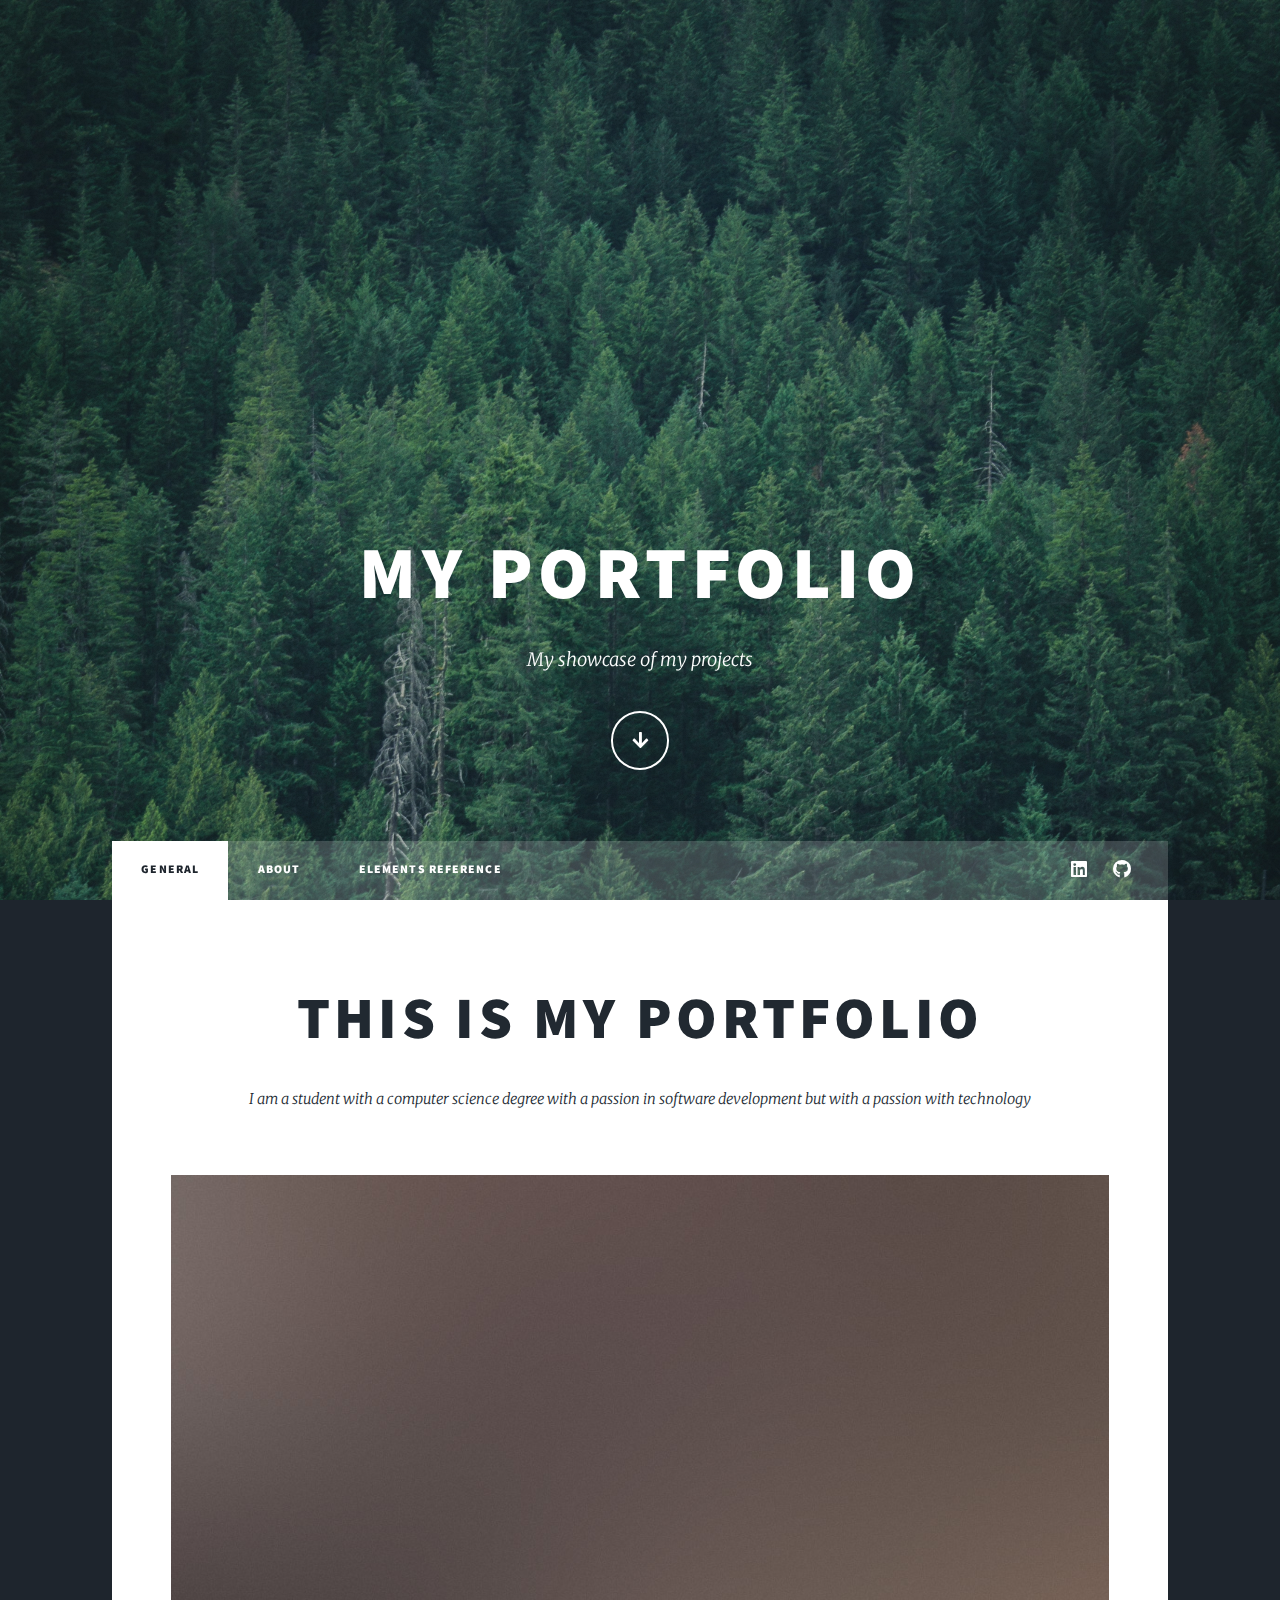
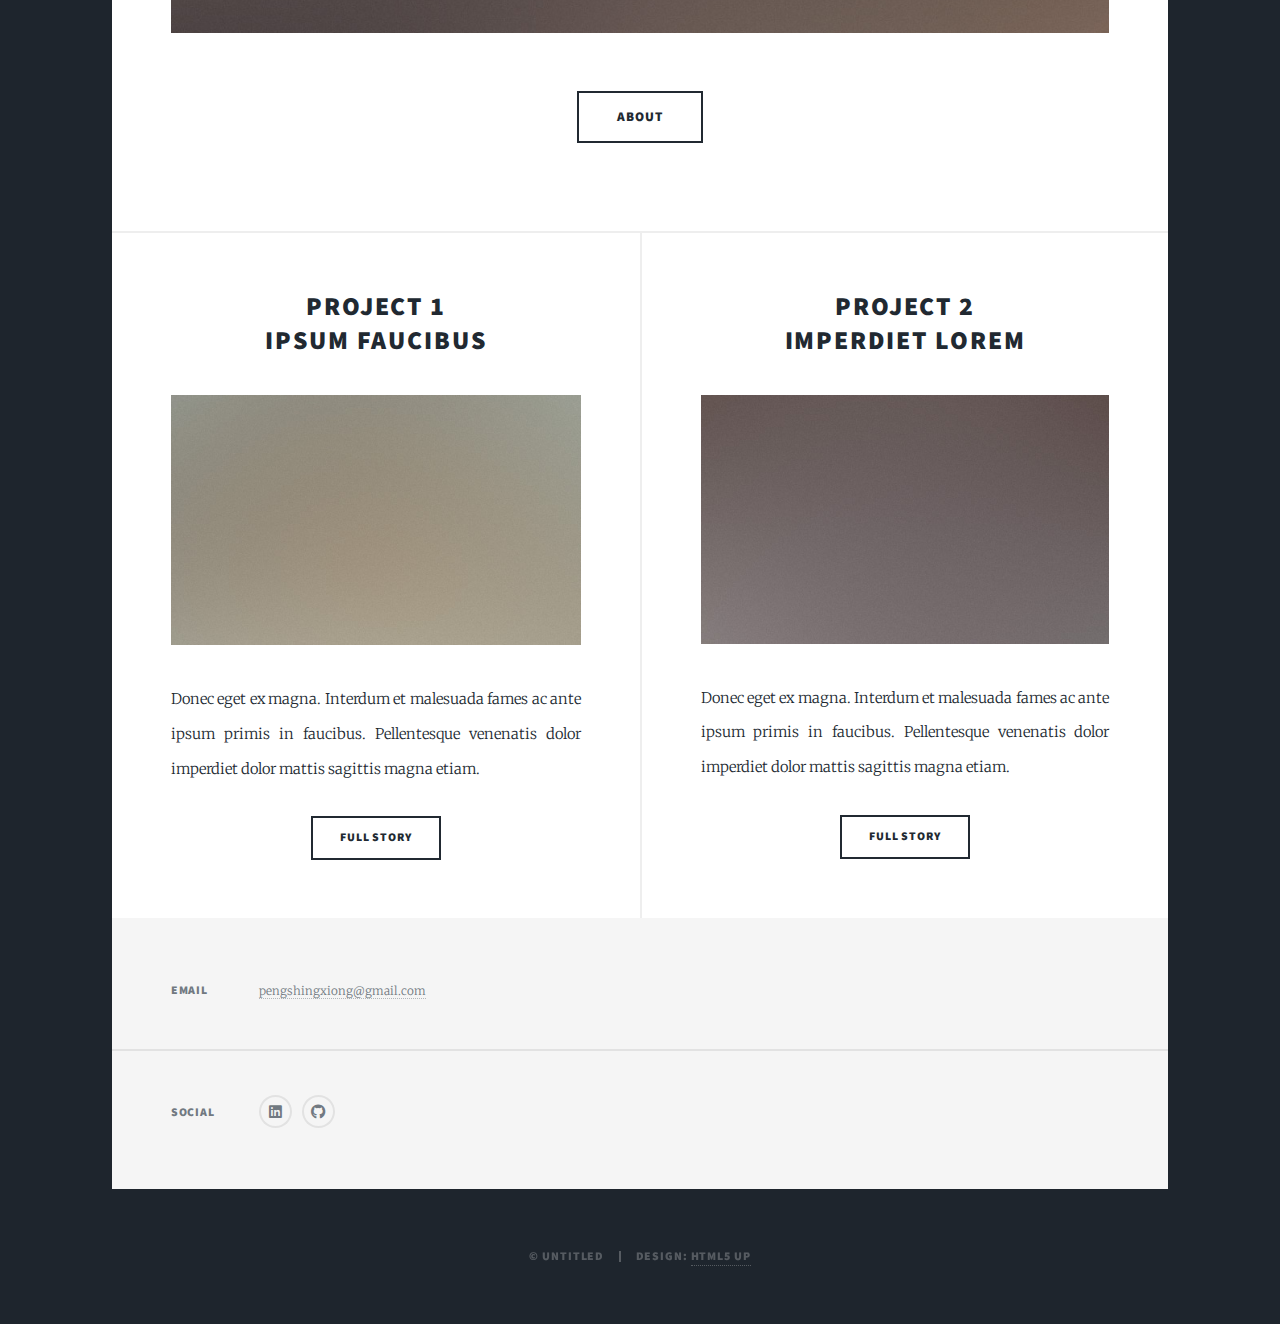
<file: index.html>
<!DOCTYPE HTML>
<!--
	Massively by HTML5 UP
	html5up.net | @ajlkn
	Free for personal and commercial use under the CCA 3.0 license (html5up.net/license)
-->
<html>
	<head>
		<title>Portfolio of Peng Xiong</title>
		<meta charset="utf-8" />
		<meta name="viewport" content="width=device-width, initial-scale=1, user-scalable=no" />
		<link rel="stylesheet" href="assets/css/main.css" />
		<noscript><link rel="stylesheet" href="assets/css/noscript.css" /></noscript>
	</head>
	<body class="is-preload">

		<!-- Wrapper -->
			<div id="wrapper" class="fade-in">

				<!-- Intro -->
					<div id="intro">
						<h1>My Portfolio</h1>
						<p>My showcase of my projects</p>
						<ul class="actions">
							<li><a href="#header" class="button icon solid solo fa-arrow-down scrolly">Continue</a></li>
						</ul>
					</div>

				<!-- Header -->
					<header id="header">
						<a href="index.html" class="logo">Welcome to my Portfolio</a>
					</header>

				<!-- Nav -->
					<nav id="nav">
						<ul class="links">
							<li class="active"><a href="index.html">General</a></li>
							<li><a href="generic.html">About</a></li>
							<li><a href="elements.html">Elements Reference</a></li>
						</ul>
						<ul class="icons">
							<li><a href="https://www.linkedin.com/in/peng-xiong-764bb6149/" class="icon brands fa-linkedin"><span class="label">Instagram</span></a></li>
							<li><a href="https://github.com/PXIONG001" class="icon brands fa-github"><span class="label">GitHub</span></a></li>
						</ul>
					</nav>

				<!-- Main -->
					<div id="main">

						<!-- Featured Post -->
							<article class="post featured">
								<header class="major">
									<h2>This is my Portfolio</h2>
									<p>I am a student with a computer science degree with a passion in software development but
									with a passion with technology</p>
								</header>
								<a href="#" class="image main"><img src="images/pic01.jpg" alt="" /></a>
								<ul class="actions special">
									<li><a href="#" class="button large">About</a></li>
								</ul>
							</article>

						<!-- Posts -->
							<section class="posts">
								<article>
									<header>
										<h2><a href="#">Project 1<br />
										ipsum faucibus</a></h2>
									</header>
									<a href="#" class="image fit"><img src="images/pic02.jpg" alt="" /></a>
									<p>Donec eget ex magna. Interdum et malesuada fames ac ante ipsum primis in faucibus. Pellentesque venenatis dolor imperdiet dolor mattis sagittis magna etiam.</p>
									<ul class="actions special">
										<li><a href="#" class="button">Full Story</a></li>
									</ul>
								</article>
								<article>
									<header>
										<h2><a href="#">Project 2<br />
										imperdiet lorem</a></h2>
									</header>
									<a href="#" class="image fit"><img src="images/pic03.jpg" alt="" /></a>
									<p>Donec eget ex magna. Interdum et malesuada fames ac ante ipsum primis in faucibus. Pellentesque venenatis dolor imperdiet dolor mattis sagittis magna etiam.</p>
									<ul class="actions special">
										<li><a href="#" class="button">Full Story</a></li>
									</ul>
								</article>
							</section>
					</div>

				<!-- Footer -->
					<footer id="footer">
						<section class="split contact">
							<section>
								<h3>Email</h3>
								<p><a href="mailto:pengshingxiong@gmail.com">pengshingxiong@gmail.com</a></p>
							</section>
							<section>
								<h3>Social</h3>
								<ul class="icons alt">
									<li><a href="#" class="icon brands alt fa-linkedin"><span class="label">LinkedIn</span></a></li>
									<li><a href="#" class="icon brands alt fa-github"><span class="label">GitHub</span></a></li>
								</ul>
							</section>
						</section>
					</footer>

				<!-- Copyright -->
					<div id="copyright">
						<ul><li>&copy; Untitled</li><li>Design: <a href="https://html5up.net">HTML5 UP</a></li></ul>
					</div>

			</div>

		<!-- Scripts -->
			<script src="assets/js/jquery.min.js"></script>
			<script src="assets/js/jquery.scrollex.min.js"></script>
			<script src="assets/js/jquery.scrolly.min.js"></script>
			<script src="assets/js/browser.min.js"></script>
			<script src="assets/js/breakpoints.min.js"></script>
			<script src="assets/js/util.js"></script>
			<script src="assets/js/main.js"></script>

	</body>
</html>
</file>
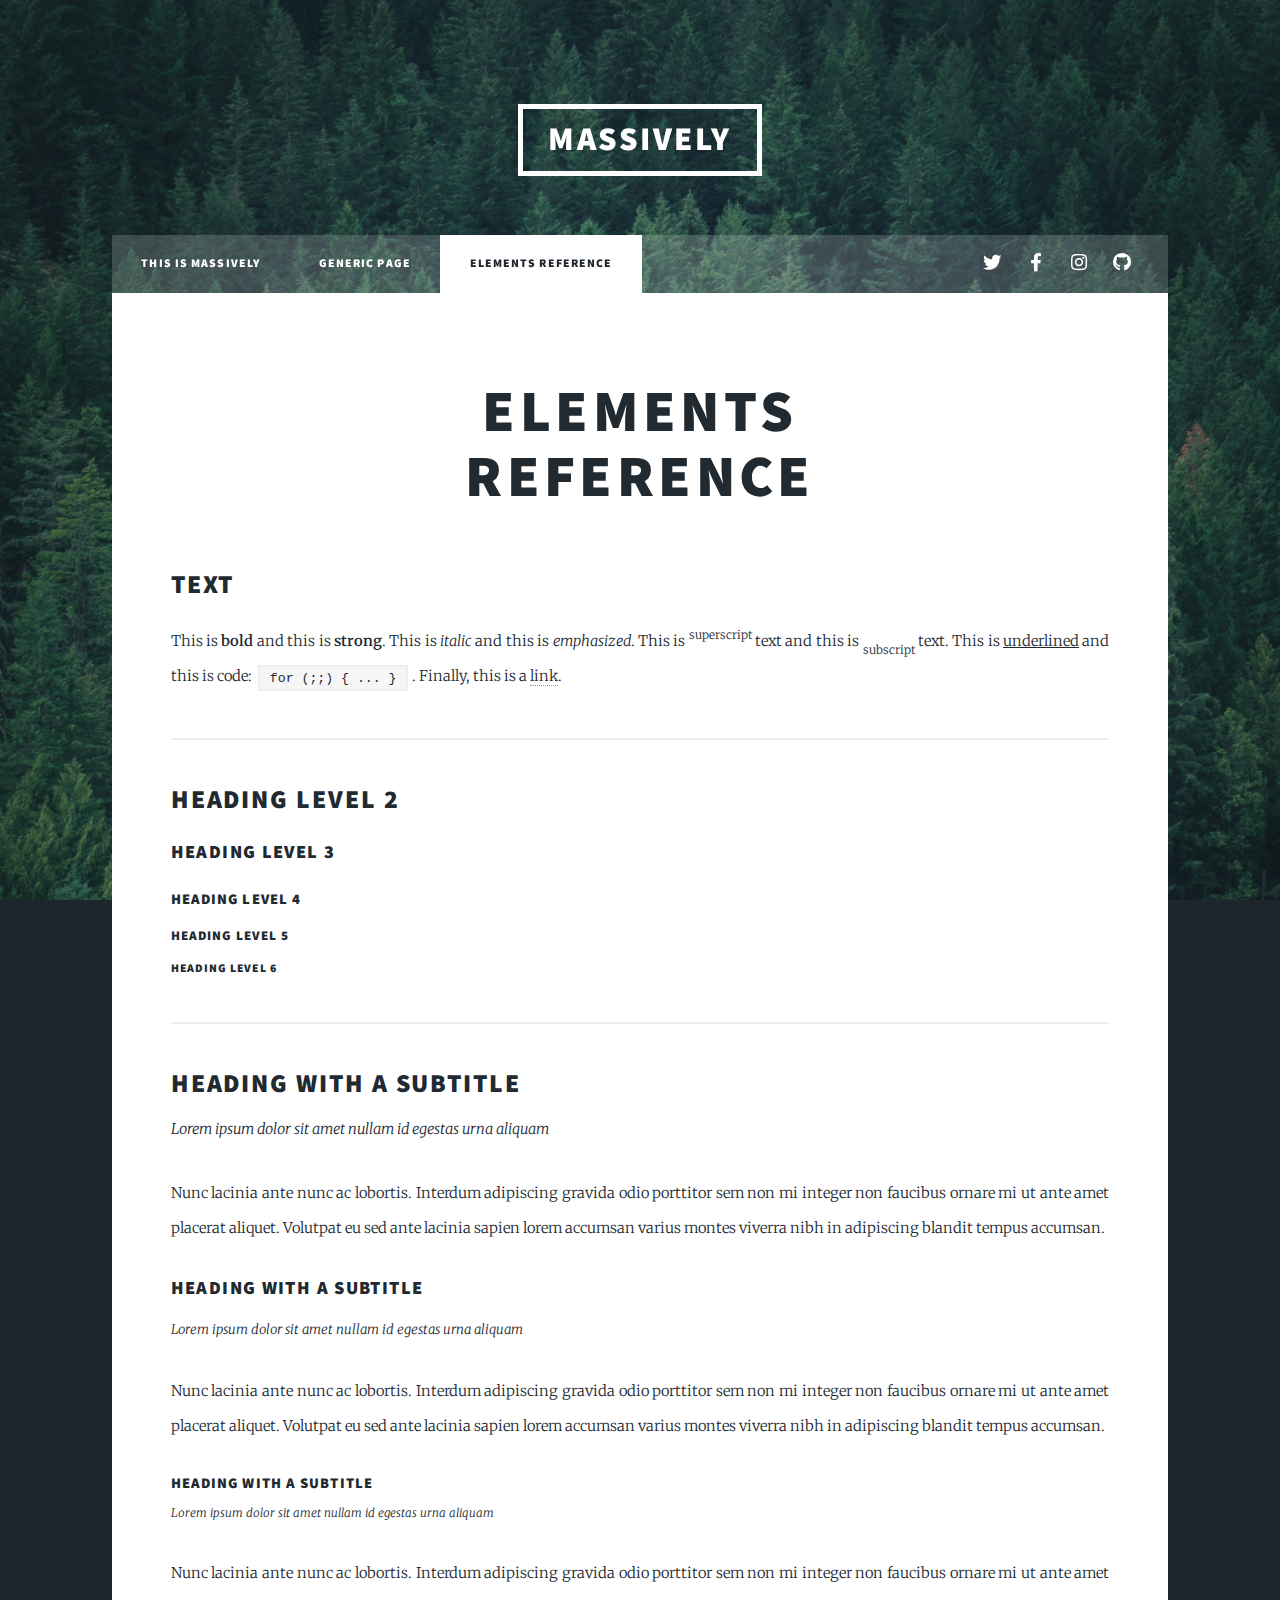
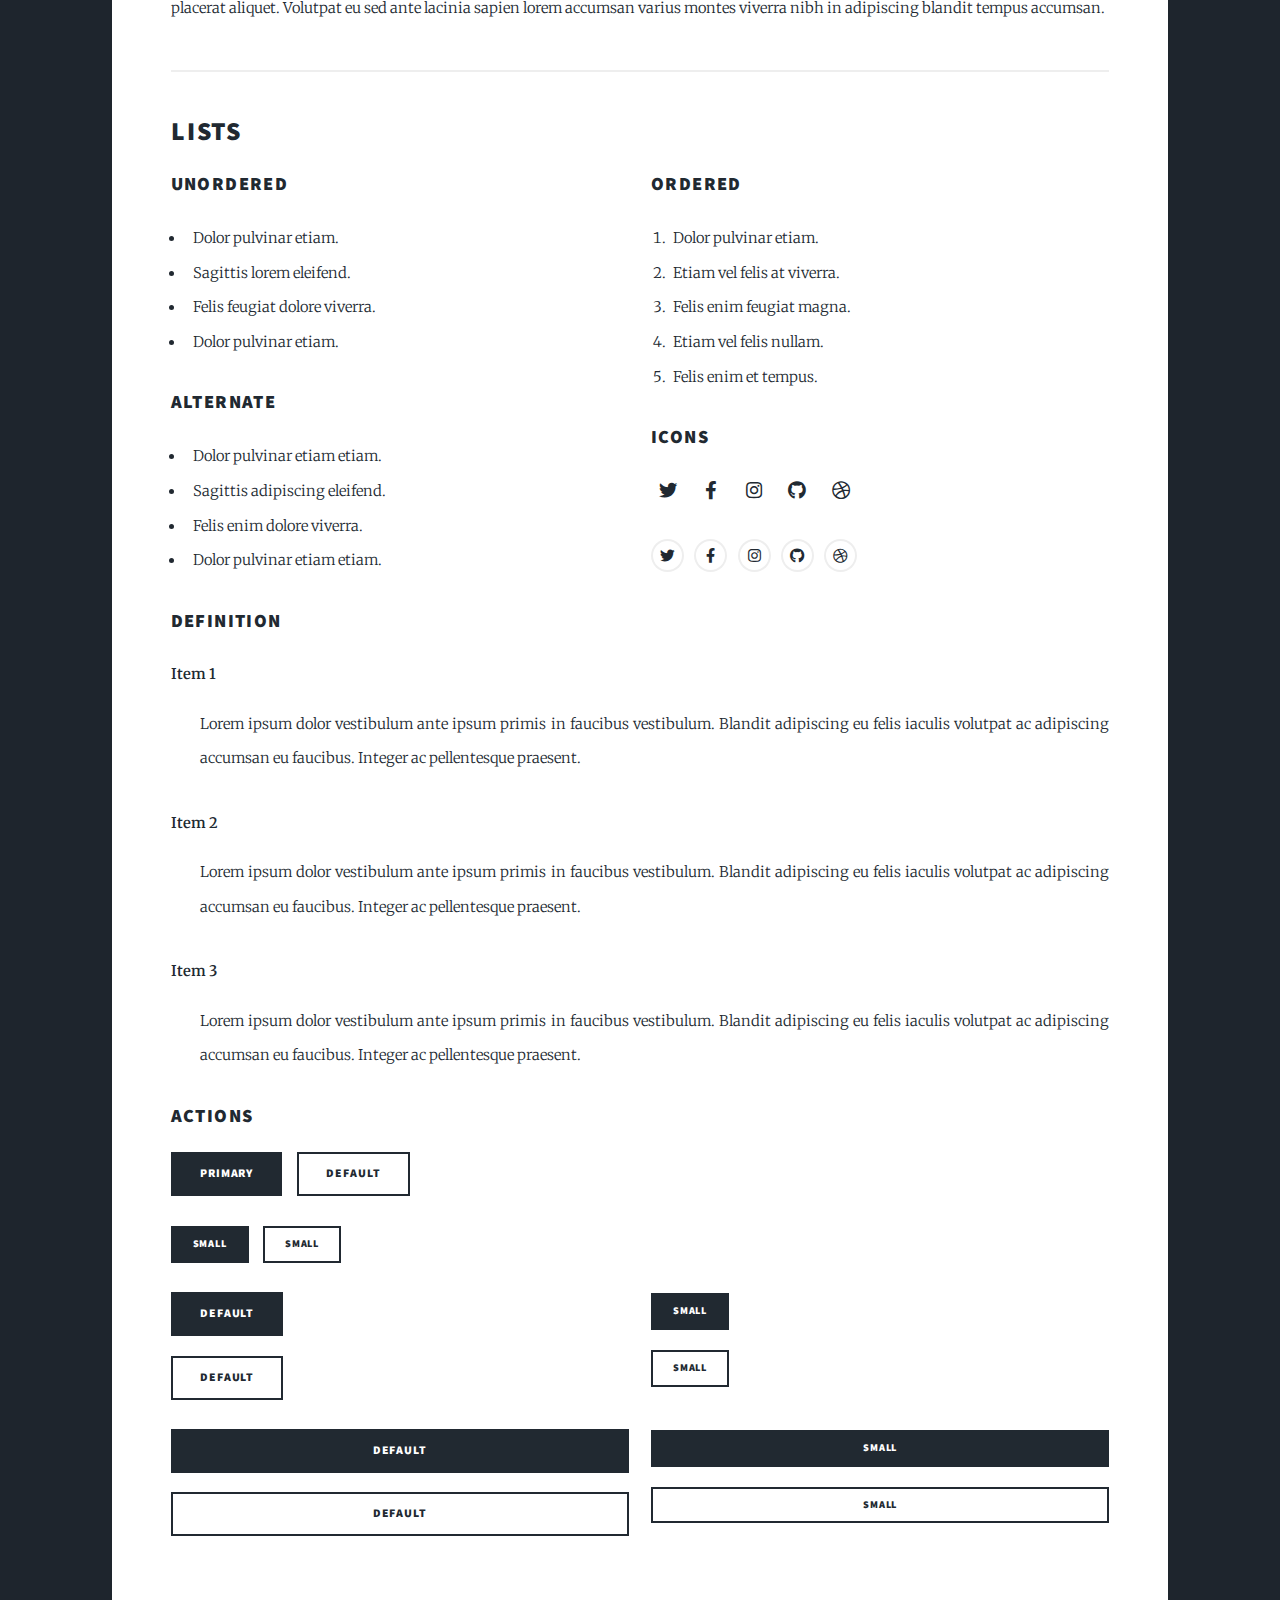
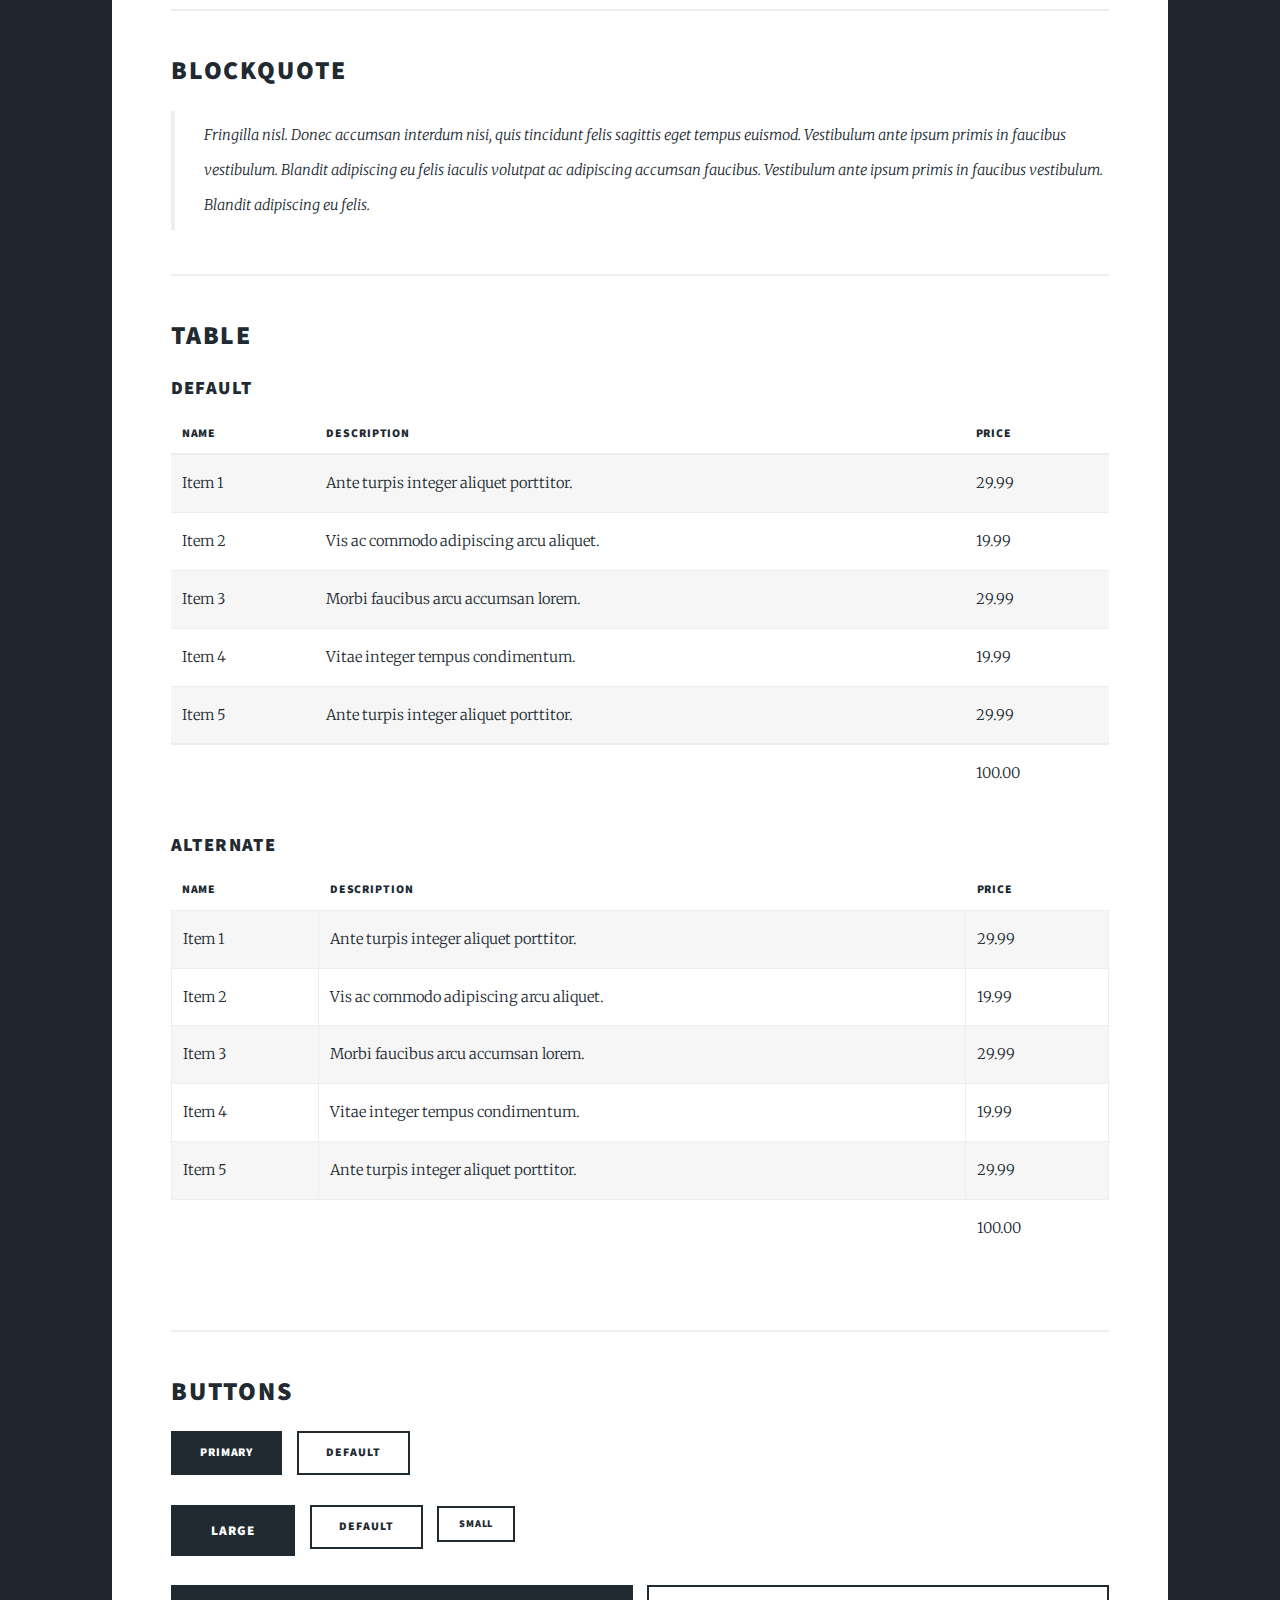
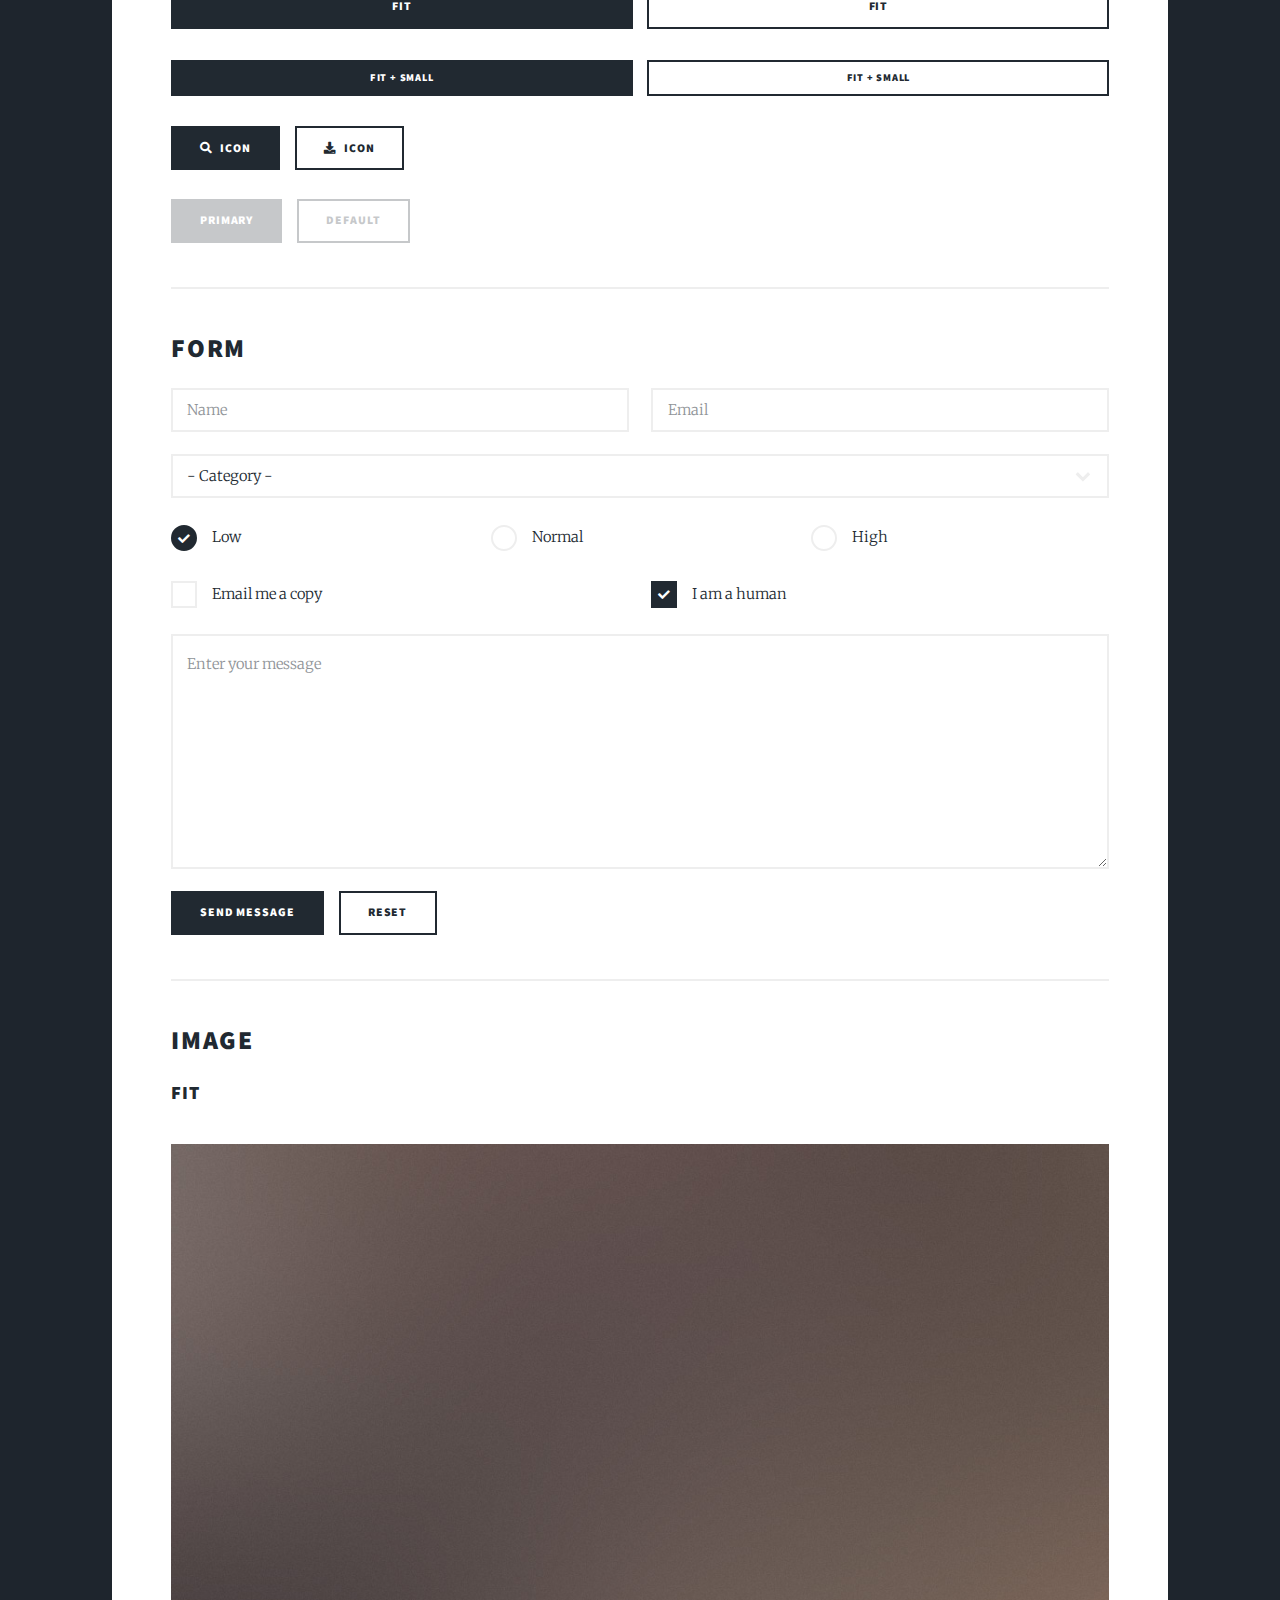
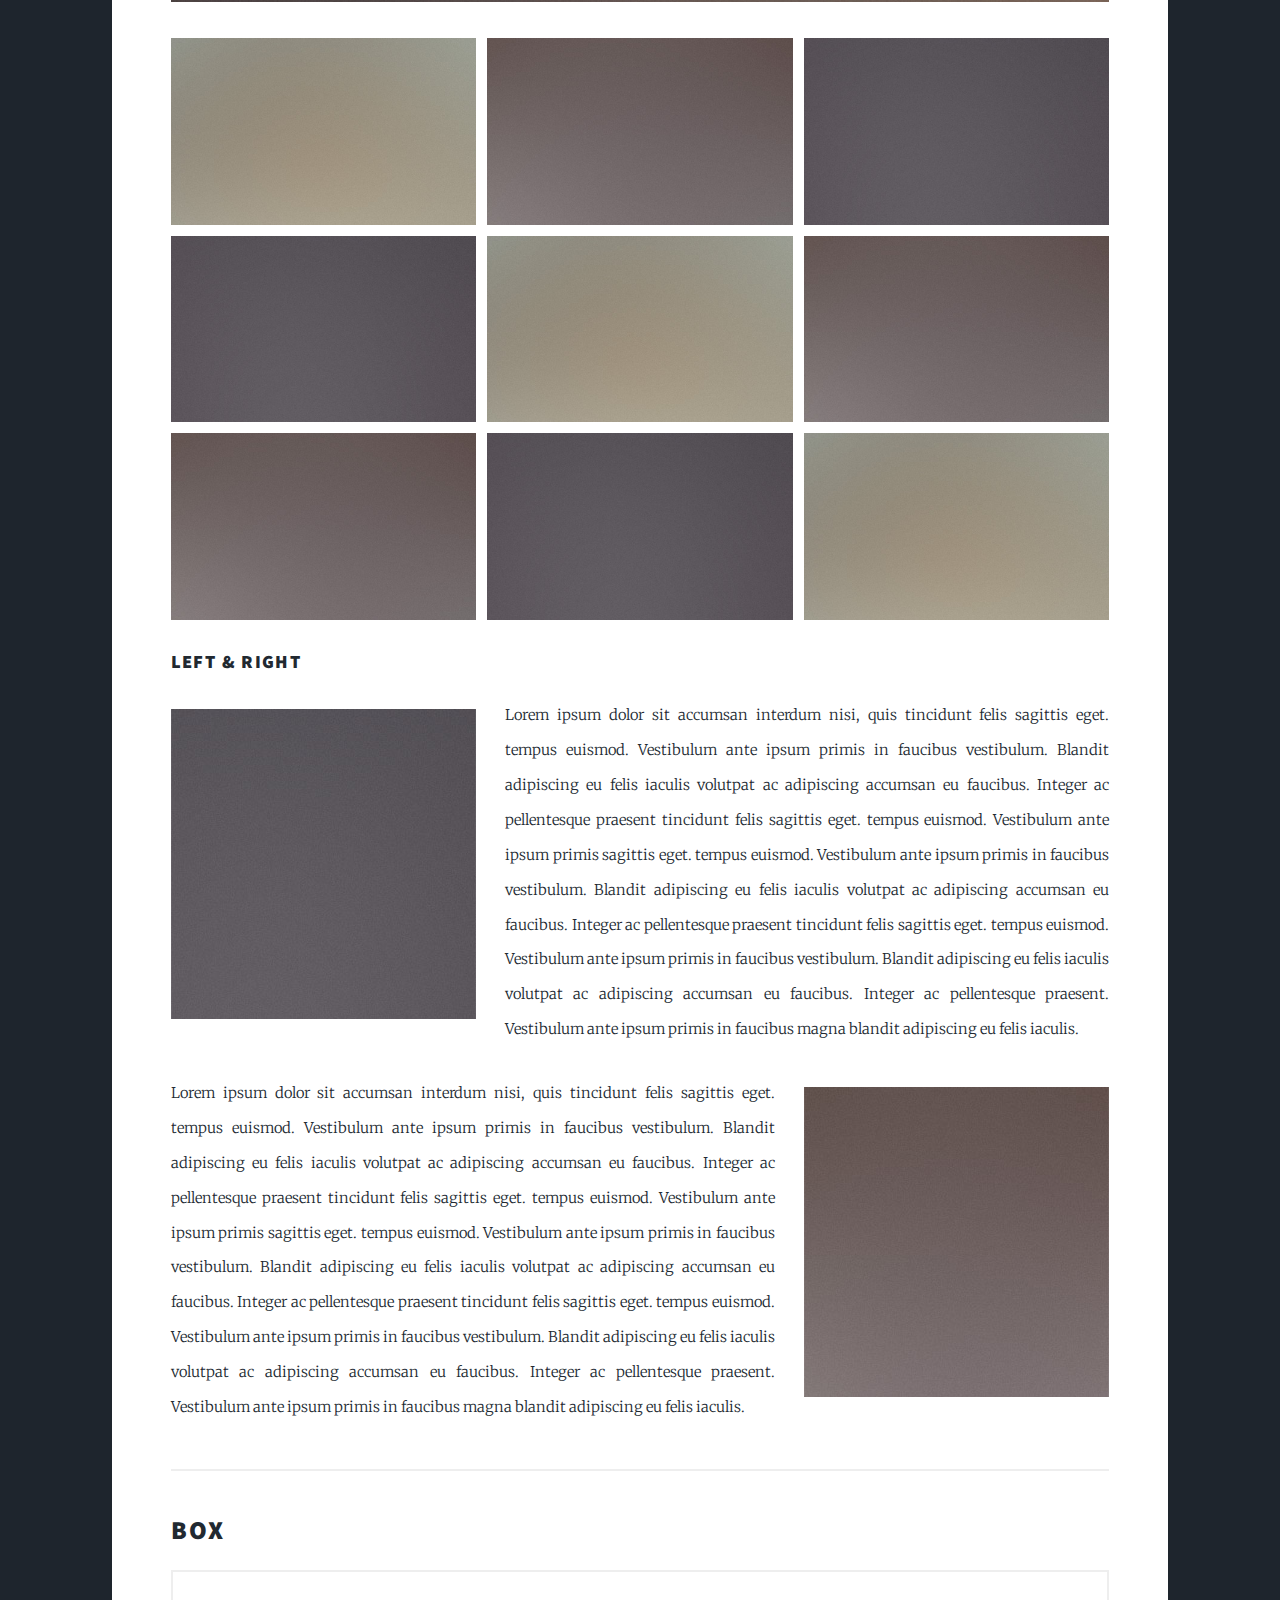
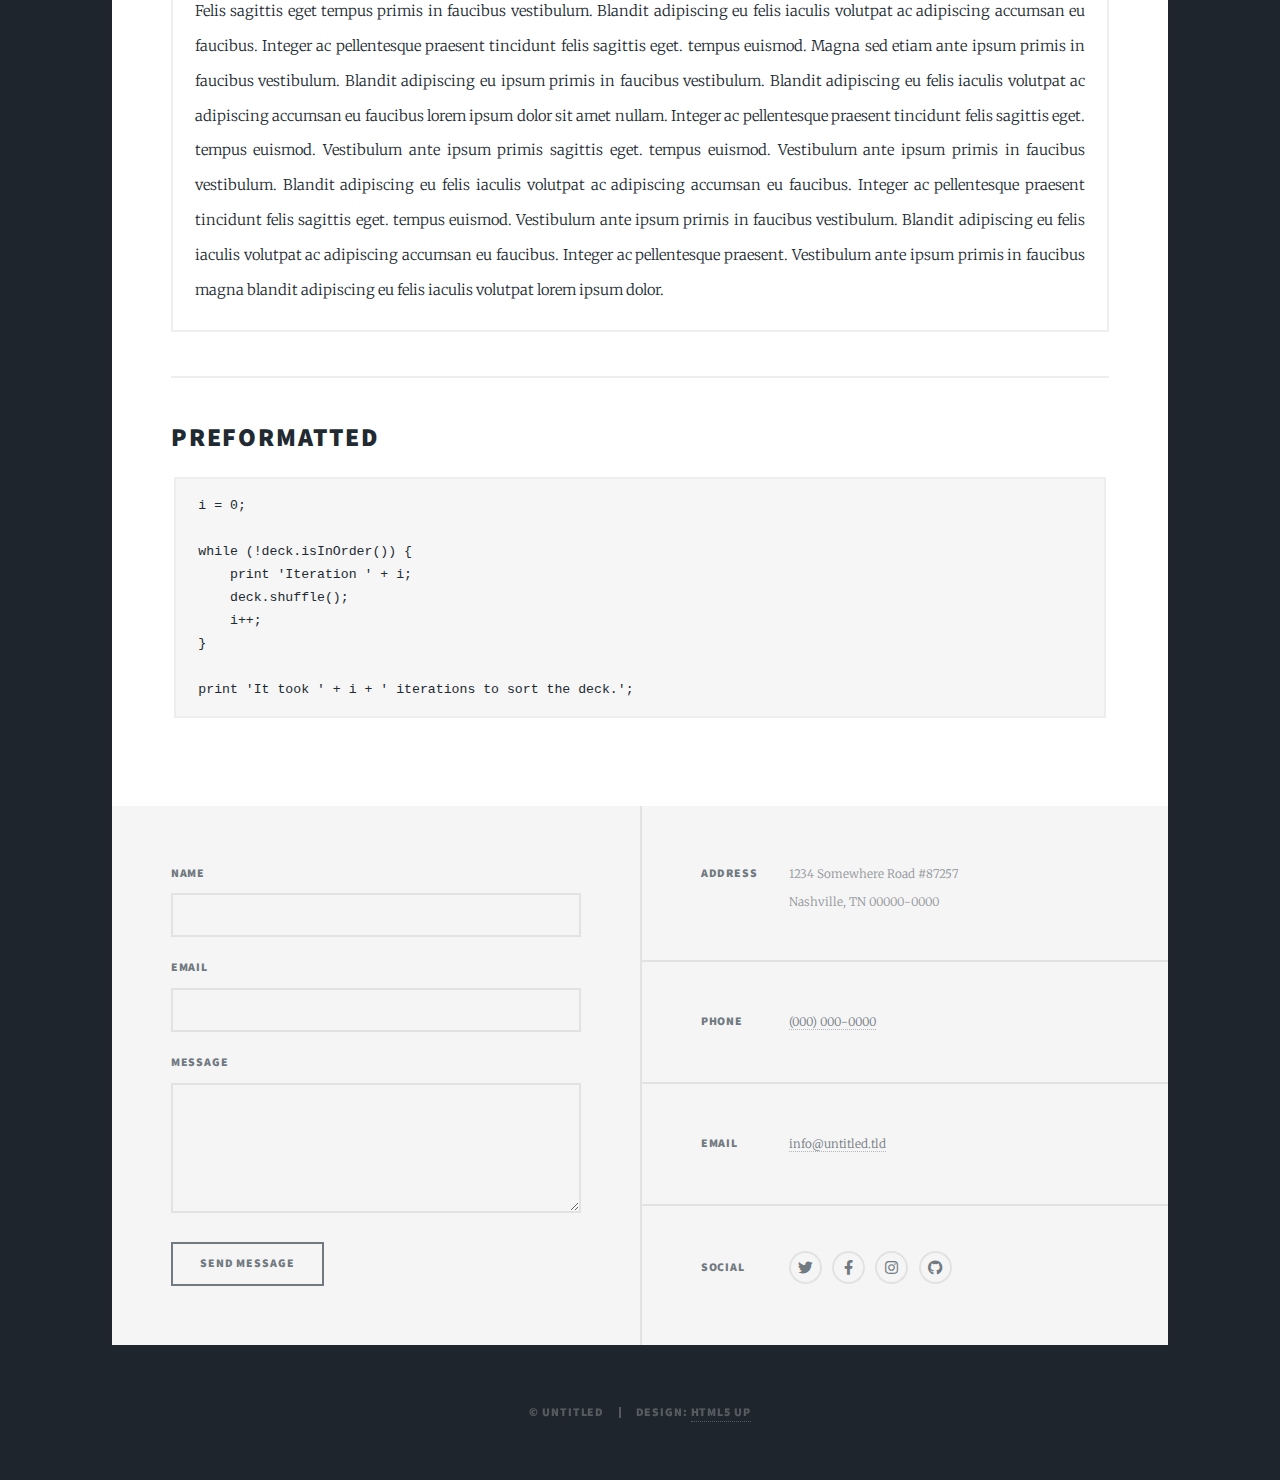
<file: elements.html>
<!DOCTYPE HTML>
<!--
	Massively by HTML5 UP
	html5up.net | @ajlkn
	Free for personal and commercial use under the CCA 3.0 license (html5up.net/license)
-->
<html>
	<head>
		<title>Elements Reference - Massively by HTML5 UP</title>
		<meta charset="utf-8" />
		<meta name="viewport" content="width=device-width, initial-scale=1, user-scalable=no" />
		<link rel="stylesheet" href="assets/css/main.css" />
		<noscript><link rel="stylesheet" href="assets/css/noscript.css" /></noscript>
	</head>
	<body class="is-preload">

		<!-- Wrapper -->
			<div id="wrapper">

				<!-- Header -->
					<header id="header">
						<a href="index.html" class="logo">Massively</a>
					</header>

				<!-- Nav -->
					<nav id="nav">
						<ul class="links">
							<li><a href="index.html">This is Massively</a></li>
							<li><a href="generic.html">Generic Page</a></li>
							<li class="active"><a href="elements.html">Elements Reference</a></li>
						</ul>
						<ul class="icons">
							<li><a href="#" class="icon brands fa-twitter"><span class="label">Twitter</span></a></li>
							<li><a href="#" class="icon brands fa-facebook-f"><span class="label">Facebook</span></a></li>
							<li><a href="#" class="icon brands fa-instagram"><span class="label">Instagram</span></a></li>
							<li><a href="#" class="icon brands fa-github"><span class="label">GitHub</span></a></li>
						</ul>
					</nav>

				<!-- Main -->
					<div id="main">

						<!-- Post -->
							<section class="post">
								<header class="major">
									<h1>Elements<br />
									Reference</h1>
								</header>

								<!-- Text stuff -->
									<h2>Text</h2>
									<p>This is <b>bold</b> and this is <strong>strong</strong>. This is <i>italic</i> and this is <em>emphasized</em>.
									This is <sup>superscript</sup> text and this is <sub>subscript</sub> text.
									This is <u>underlined</u> and this is code: <code>for (;;) { ... }</code>.
									Finally, this is a <a href="#">link</a>.</p>
									<hr />
									<h2>Heading Level 2</h2>
									<h3>Heading Level 3</h3>
									<h4>Heading Level 4</h4>
									<h5>Heading Level 5</h5>
									<h6>Heading Level 6</h6>
									<hr />
									<header>
										<h2>Heading with a Subtitle</h2>
										<p>Lorem ipsum dolor sit amet nullam id egestas urna aliquam</p>
									</header>
									<p>Nunc lacinia ante nunc ac lobortis. Interdum adipiscing gravida odio porttitor sem non mi integer non faucibus ornare mi ut ante amet placerat aliquet. Volutpat eu sed ante lacinia sapien lorem accumsan varius montes viverra nibh in adipiscing blandit tempus accumsan.</p>
									<header>
										<h3>Heading with a Subtitle</h3>
										<p>Lorem ipsum dolor sit amet nullam id egestas urna aliquam</p>
									</header>
									<p>Nunc lacinia ante nunc ac lobortis. Interdum adipiscing gravida odio porttitor sem non mi integer non faucibus ornare mi ut ante amet placerat aliquet. Volutpat eu sed ante lacinia sapien lorem accumsan varius montes viverra nibh in adipiscing blandit tempus accumsan.</p>
									<header>
										<h4>Heading with a Subtitle</h4>
										<p>Lorem ipsum dolor sit amet nullam id egestas urna aliquam</p>
									</header>
									<p>Nunc lacinia ante nunc ac lobortis. Interdum adipiscing gravida odio porttitor sem non mi integer non faucibus ornare mi ut ante amet placerat aliquet. Volutpat eu sed ante lacinia sapien lorem accumsan varius montes viverra nibh in adipiscing blandit tempus accumsan.</p>

									<hr />

								<!-- Lists -->
									<h2>Lists</h2>
									<div class="row">
										<div class="col-6 col-12-small">

											<h3>Unordered</h3>
											<ul>
												<li>Dolor pulvinar etiam.</li>
												<li>Sagittis lorem eleifend.</li>
												<li>Felis feugiat dolore viverra.</li>
												<li>Dolor pulvinar etiam.</li>
											</ul>

											<h3>Alternate</h3>
											<ul class="alt">
												<li>Dolor pulvinar etiam etiam.</li>
												<li>Sagittis adipiscing eleifend.</li>
												<li>Felis enim dolore viverra.</li>
												<li>Dolor pulvinar etiam etiam.</li>
											</ul>

										</div>
										<div class="col-6 col-12-small">

											<h3>Ordered</h3>
											<ol>
												<li>Dolor pulvinar etiam.</li>
												<li>Etiam vel felis at viverra.</li>
												<li>Felis enim feugiat magna.</li>
												<li>Etiam vel felis nullam.</li>
												<li>Felis enim et tempus.</li>
											</ol>

											<h3>Icons</h3>
											<ul class="icons">
												<li><a href="#" class="icon brands fa-twitter"><span class="label">Twitter</span></a></li>
												<li><a href="#" class="icon brands fa-facebook-f"><span class="label">Facebook</span></a></li>
												<li><a href="#" class="icon brands fa-instagram"><span class="label">Instagram</span></a></li>
												<li><a href="#" class="icon brands fa-github"><span class="label">Github</span></a></li>
												<li><a href="#" class="icon brands fa-dribbble"><span class="label">Dribbble</span></a></li>
											</ul>
											<ul class="icons alt">
												<li><a href="#" class="icon brands alt fa-twitter"><span class="label">Twitter</span></a></li>
												<li><a href="#" class="icon brands alt fa-facebook-f"><span class="label">Facebook</span></a></li>
												<li><a href="#" class="icon brands alt fa-instagram"><span class="label">Instagram</span></a></li>
												<li><a href="#" class="icon brands alt fa-github"><span class="label">Github</span></a></li>
												<li><a href="#" class="icon brands alt fa-dribbble"><span class="label">Dribbble</span></a></li>
											</ul>

										</div>
									</div>
									<h3>Definition</h3>
									<dl>
										<dt>Item 1</dt>
										<dd>
											<p>Lorem ipsum dolor vestibulum ante ipsum primis in faucibus vestibulum. Blandit adipiscing eu felis iaculis volutpat ac adipiscing accumsan eu faucibus. Integer ac pellentesque praesent.</p>
										</dd>
										<dt>Item 2</dt>
										<dd>
											<p>Lorem ipsum dolor vestibulum ante ipsum primis in faucibus vestibulum. Blandit adipiscing eu felis iaculis volutpat ac adipiscing accumsan eu faucibus. Integer ac pellentesque praesent.</p>
										</dd>
										<dt>Item 3</dt>
										<dd>
											<p>Lorem ipsum dolor vestibulum ante ipsum primis in faucibus vestibulum. Blandit adipiscing eu felis iaculis volutpat ac adipiscing accumsan eu faucibus. Integer ac pellentesque praesent.</p>
										</dd>
									</dl>

									<h3>Actions</h3>
									<ul class="actions">
										<li><a href="#" class="button primary">Primary</a></li>
										<li><a href="#" class="button">Default</a></li>
									</ul>
									<ul class="actions small">
										<li><a href="#" class="button primary small">Small</a></li>
										<li><a href="#" class="button small">Small</a></li>
									</ul>
									<div class="row">
										<div class="col-6 col-12-small">
											<ul class="actions stacked">
												<li><a href="#" class="button primary">Default</a></li>
												<li><a href="#" class="button">Default</a></li>
											</ul>
										</div>
										<div class="col-6 col-12-small">
											<ul class="actions stacked">
												<li><a href="#" class="button primary small">Small</a></li>
												<li><a href="#" class="button small">Small</a></li>
											</ul>
										</div>
									</div>
									<div class="row">
										<div class="col-6 col-12-small">
											<ul class="actions stacked">
												<li><a href="#" class="button primary fit">Default</a></li>
												<li><a href="#" class="button fit">Default</a></li>
											</ul>
										</div>
										<div class="col-6 col-12-small">
											<ul class="actions stacked">
												<li><a href="#" class="button primary small fit">Small</a></li>
												<li><a href="#" class="button small fit">Small</a></li>
											</ul>
										</div>
									</div>

									<hr />

								<!-- Blockquote -->
									<h2>Blockquote</h2>
									<blockquote>Fringilla nisl. Donec accumsan interdum nisi, quis tincidunt felis sagittis eget tempus euismod. Vestibulum ante ipsum primis in faucibus vestibulum. Blandit adipiscing eu felis iaculis volutpat ac adipiscing accumsan faucibus. Vestibulum ante ipsum primis in faucibus vestibulum. Blandit adipiscing eu felis.</blockquote>

									<hr />

								<!-- Table -->
									<h2>Table</h2>

									<h3>Default</h3>
									<div class="table-wrapper">
										<table>
											<thead>
												<tr>
													<th>Name</th>
													<th>Description</th>
													<th>Price</th>
												</tr>
											</thead>
											<tbody>
												<tr>
													<td>Item 1</td>
													<td>Ante turpis integer aliquet porttitor.</td>
													<td>29.99</td>
												</tr>
												<tr>
													<td>Item 2</td>
													<td>Vis ac commodo adipiscing arcu aliquet.</td>
													<td>19.99</td>
												</tr>
												<tr>
													<td>Item 3</td>
													<td> Morbi faucibus arcu accumsan lorem.</td>
													<td>29.99</td>
												</tr>
												<tr>
													<td>Item 4</td>
													<td>Vitae integer tempus condimentum.</td>
													<td>19.99</td>
												</tr>
												<tr>
													<td>Item 5</td>
													<td>Ante turpis integer aliquet porttitor.</td>
													<td>29.99</td>
												</tr>
											</tbody>
											<tfoot>
												<tr>
													<td colspan="2"></td>
													<td>100.00</td>
												</tr>
											</tfoot>
										</table>
									</div>

									<h3>Alternate</h3>
									<div class="table-wrapper">
										<table class="alt">
											<thead>
												<tr>
													<th>Name</th>
													<th>Description</th>
													<th>Price</th>
												</tr>
											</thead>
											<tbody>
												<tr>
													<td>Item 1</td>
													<td>Ante turpis integer aliquet porttitor.</td>
													<td>29.99</td>
												</tr>
												<tr>
													<td>Item 2</td>
													<td>Vis ac commodo adipiscing arcu aliquet.</td>
													<td>19.99</td>
												</tr>
												<tr>
													<td>Item 3</td>
													<td> Morbi faucibus arcu accumsan lorem.</td>
													<td>29.99</td>
												</tr>
												<tr>
													<td>Item 4</td>
													<td>Vitae integer tempus condimentum.</td>
													<td>19.99</td>
												</tr>
												<tr>
													<td>Item 5</td>
													<td>Ante turpis integer aliquet porttitor.</td>
													<td>29.99</td>
												</tr>
											</tbody>
											<tfoot>
												<tr>
													<td colspan="2"></td>
													<td>100.00</td>
												</tr>
											</tfoot>
										</table>
									</div>

									<hr />

								<!-- Buttons -->
									<h2>Buttons</h2>
									<ul class="actions">
										<li><a href="#" class="button primary">Primary</a></li>
										<li><a href="#" class="button">Default</a></li>
									</ul>
									<ul class="actions">
										<li><a href="#" class="button primary large">Large</a></li>
										<li><a href="#" class="button">Default</a></li>
										<li><a href="#" class="button small">Small</a></li>
									</ul>
									<ul class="actions fit">
										<li><a href="#" class="button primary fit">Fit</a></li>
										<li><a href="#" class="button fit">Fit</a></li>
									</ul>
									<ul class="actions fit small">
										<li><a href="#" class="button primary fit small">Fit + Small</a></li>
										<li><a href="#" class="button fit small">Fit + Small</a></li>
									</ul>
									<ul class="actions">
										<li><a href="#" class="button primary icon solid fa-search">Icon</a></li>
										<li><a href="#" class="button icon solid fa-download">Icon</a></li>
									</ul>
									<ul class="actions">
										<li><span class="button primary disabled">Primary</span></li>
										<li><span class="button disabled">Default</span></li>
									</ul>

									<hr />

								<!-- Form -->
									<h2>Form</h2>

									<form method="post" action="#">
										<div class="row gtr-uniform">
											<div class="col-6 col-12-xsmall">
												<input type="text" name="demo-name" id="demo-name" value="" placeholder="Name" />
											</div>
											<div class="col-6 col-12-xsmall">
												<input type="email" name="demo-email" id="demo-email" value="" placeholder="Email" />
											</div>
											<!-- Break -->
											<div class="col-12">
												<select name="demo-category" id="demo-category">
													<option value="">- Category -</option>
													<option value="1">Manufacturing</option>
													<option value="1">Shipping</option>
													<option value="1">Administration</option>
													<option value="1">Human Resources</option>
												</select>
											</div>
											<!-- Break -->
											<div class="col-4 col-12-small">
												<input type="radio" id="demo-priority-low" name="demo-priority" checked>
												<label for="demo-priority-low">Low</label>
											</div>
											<div class="col-4 col-12-small">
												<input type="radio" id="demo-priority-normal" name="demo-priority">
												<label for="demo-priority-normal">Normal</label>
											</div>
											<div class="col-4 col-12-small">
												<input type="radio" id="demo-priority-high" name="demo-priority">
												<label for="demo-priority-high">High</label>
											</div>
											<!-- Break -->
											<div class="col-6 col-12-small">
												<input type="checkbox" id="demo-copy" name="demo-copy">
												<label for="demo-copy">Email me a copy</label>
											</div>
											<div class="col-6 col-12-small">
												<input type="checkbox" id="demo-human" name="demo-human" checked>
												<label for="demo-human">I am a human</label>
											</div>
											<!-- Break -->
											<div class="col-12">
												<textarea name="demo-message" id="demo-message" placeholder="Enter your message" rows="6"></textarea>
											</div>
											<!-- Break -->
											<div class="col-12">
												<ul class="actions">
													<li><input type="submit" value="Send Message" class="primary" /></li>
													<li><input type="reset" value="Reset" /></li>
												</ul>
											</div>
										</div>
									</form>

									<hr />

								<!-- Image -->
									<h2>Image</h2>

									<h3>Fit</h3>
									<span class="image fit"><img src="images/pic01.jpg" alt="" /></span>
									<div class="box alt">
										<div class="row gtr-50 gtr-uniform">
											<div class="col-4"><span class="image fit"><img src="images/pic02.jpg" alt="" /></span></div>
											<div class="col-4"><span class="image fit"><img src="images/pic03.jpg" alt="" /></span></div>
											<div class="col-4"><span class="image fit"><img src="images/pic04.jpg" alt="" /></span></div>
											<!-- Break -->
											<div class="col-4"><span class="image fit"><img src="images/pic04.jpg" alt="" /></span></div>
											<div class="col-4"><span class="image fit"><img src="images/pic02.jpg" alt="" /></span></div>
											<div class="col-4"><span class="image fit"><img src="images/pic03.jpg" alt="" /></span></div>
											<!-- Break -->
											<div class="col-4"><span class="image fit"><img src="images/pic03.jpg" alt="" /></span></div>
											<div class="col-4"><span class="image fit"><img src="images/pic04.jpg" alt="" /></span></div>
											<div class="col-4"><span class="image fit"><img src="images/pic02.jpg" alt="" /></span></div>
										</div>
									</div>

									<h3>Left &amp; Right</h3>
									<p><span class="image left"><img src="images/pic08.jpg" alt="" /></span>Lorem ipsum dolor sit accumsan interdum nisi, quis tincidunt felis sagittis eget. tempus euismod. Vestibulum ante ipsum primis in faucibus vestibulum. Blandit adipiscing eu felis iaculis volutpat ac adipiscing accumsan eu faucibus. Integer ac pellentesque praesent tincidunt felis sagittis eget. tempus euismod. Vestibulum ante ipsum primis sagittis eget. tempus euismod. Vestibulum ante ipsum primis in faucibus vestibulum. Blandit adipiscing eu felis iaculis volutpat ac adipiscing accumsan eu faucibus. Integer ac pellentesque praesent tincidunt felis sagittis eget. tempus euismod. Vestibulum ante ipsum primis in faucibus vestibulum. Blandit adipiscing eu felis iaculis volutpat ac adipiscing accumsan eu faucibus. Integer ac pellentesque praesent. Vestibulum ante ipsum primis in faucibus magna blandit adipiscing eu felis iaculis.</p>
									<p><span class="image right"><img src="images/pic09.jpg" alt="" /></span>Lorem ipsum dolor sit accumsan interdum nisi, quis tincidunt felis sagittis eget. tempus euismod. Vestibulum ante ipsum primis in faucibus vestibulum. Blandit adipiscing eu felis iaculis volutpat ac adipiscing accumsan eu faucibus. Integer ac pellentesque praesent tincidunt felis sagittis eget. tempus euismod. Vestibulum ante ipsum primis sagittis eget. tempus euismod. Vestibulum ante ipsum primis in faucibus vestibulum. Blandit adipiscing eu felis iaculis volutpat ac adipiscing accumsan eu faucibus. Integer ac pellentesque praesent tincidunt felis sagittis eget. tempus euismod. Vestibulum ante ipsum primis in faucibus vestibulum. Blandit adipiscing eu felis iaculis volutpat ac adipiscing accumsan eu faucibus. Integer ac pellentesque praesent. Vestibulum ante ipsum primis in faucibus magna blandit adipiscing eu felis iaculis.</p>

									<hr />

								<!-- Box -->
									<h2>Box</h2>
									<div class="box">
										<p>Felis sagittis eget tempus primis in faucibus vestibulum. Blandit adipiscing eu felis iaculis volutpat ac adipiscing accumsan eu faucibus. Integer ac pellentesque praesent tincidunt felis sagittis eget. tempus euismod. Magna sed etiam ante ipsum primis in faucibus vestibulum. Blandit adipiscing eu ipsum primis in faucibus vestibulum. Blandit adipiscing eu felis iaculis volutpat ac adipiscing accumsan eu faucibus lorem ipsum dolor sit amet nullam. Integer ac pellentesque praesent tincidunt felis sagittis eget. tempus euismod. Vestibulum ante ipsum primis sagittis eget. tempus euismod. Vestibulum ante ipsum primis in faucibus vestibulum. Blandit adipiscing eu felis iaculis volutpat ac adipiscing accumsan eu faucibus. Integer ac pellentesque praesent tincidunt felis sagittis eget. tempus euismod. Vestibulum ante ipsum primis in faucibus vestibulum. Blandit adipiscing eu felis iaculis volutpat ac adipiscing accumsan eu faucibus. Integer ac pellentesque praesent. Vestibulum ante ipsum primis in faucibus magna blandit adipiscing eu felis iaculis volutpat lorem ipsum dolor.</p>
									</div>

									<hr />

								<!-- Preformatted Code -->
									<h2>Preformatted</h2>
									<pre><code>i = 0;

while (!deck.isInOrder()) {
    print 'Iteration ' + i;
    deck.shuffle();
    i++;
}

print 'It took ' + i + ' iterations to sort the deck.';
</code></pre>

							</section>

					</div>

				<!-- Footer -->
					<footer id="footer">
						<section>
							<form method="post" action="#">
								<div class="fields">
									<div class="field">
										<label for="name">Name</label>
										<input type="text" name="name" id="name" />
									</div>
									<div class="field">
										<label for="email">Email</label>
										<input type="text" name="email" id="email" />
									</div>
									<div class="field">
										<label for="message">Message</label>
										<textarea name="message" id="message" rows="3"></textarea>
									</div>
								</div>
								<ul class="actions">
									<li><input type="submit" value="Send Message" /></li>
								</ul>
							</form>
						</section>
						<section class="split contact">
							<section class="alt">
								<h3>Address</h3>
								<p>1234 Somewhere Road #87257<br />
								Nashville, TN 00000-0000</p>
							</section>
							<section>
								<h3>Phone</h3>
								<p><a href="#">(000) 000-0000</a></p>
							</section>
							<section>
								<h3>Email</h3>
								<p><a href="#">info@untitled.tld</a></p>
							</section>
							<section>
								<h3>Social</h3>
								<ul class="icons alt">
									<li><a href="#" class="icon brands alt fa-twitter"><span class="label">Twitter</span></a></li>
									<li><a href="#" class="icon brands alt fa-facebook-f"><span class="label">Facebook</span></a></li>
									<li><a href="#" class="icon brands alt fa-instagram"><span class="label">Instagram</span></a></li>
									<li><a href="#" class="icon brands alt fa-github"><span class="label">GitHub</span></a></li>
								</ul>
							</section>
						</section>
					</footer>

				<!-- Copyright -->
					<div id="copyright">
						<ul><li>&copy; Untitled</li><li>Design: <a href="https://html5up.net">HTML5 UP</a></li></ul>
					</div>

			</div>

		<!-- Scripts -->
			<script src="assets/js/jquery.min.js"></script>
			<script src="assets/js/jquery.scrollex.min.js"></script>
			<script src="assets/js/jquery.scrolly.min.js"></script>
			<script src="assets/js/browser.min.js"></script>
			<script src="assets/js/breakpoints.min.js"></script>
			<script src="assets/js/util.js"></script>
			<script src="assets/js/main.js"></script>

	</body>
</html>
</file>
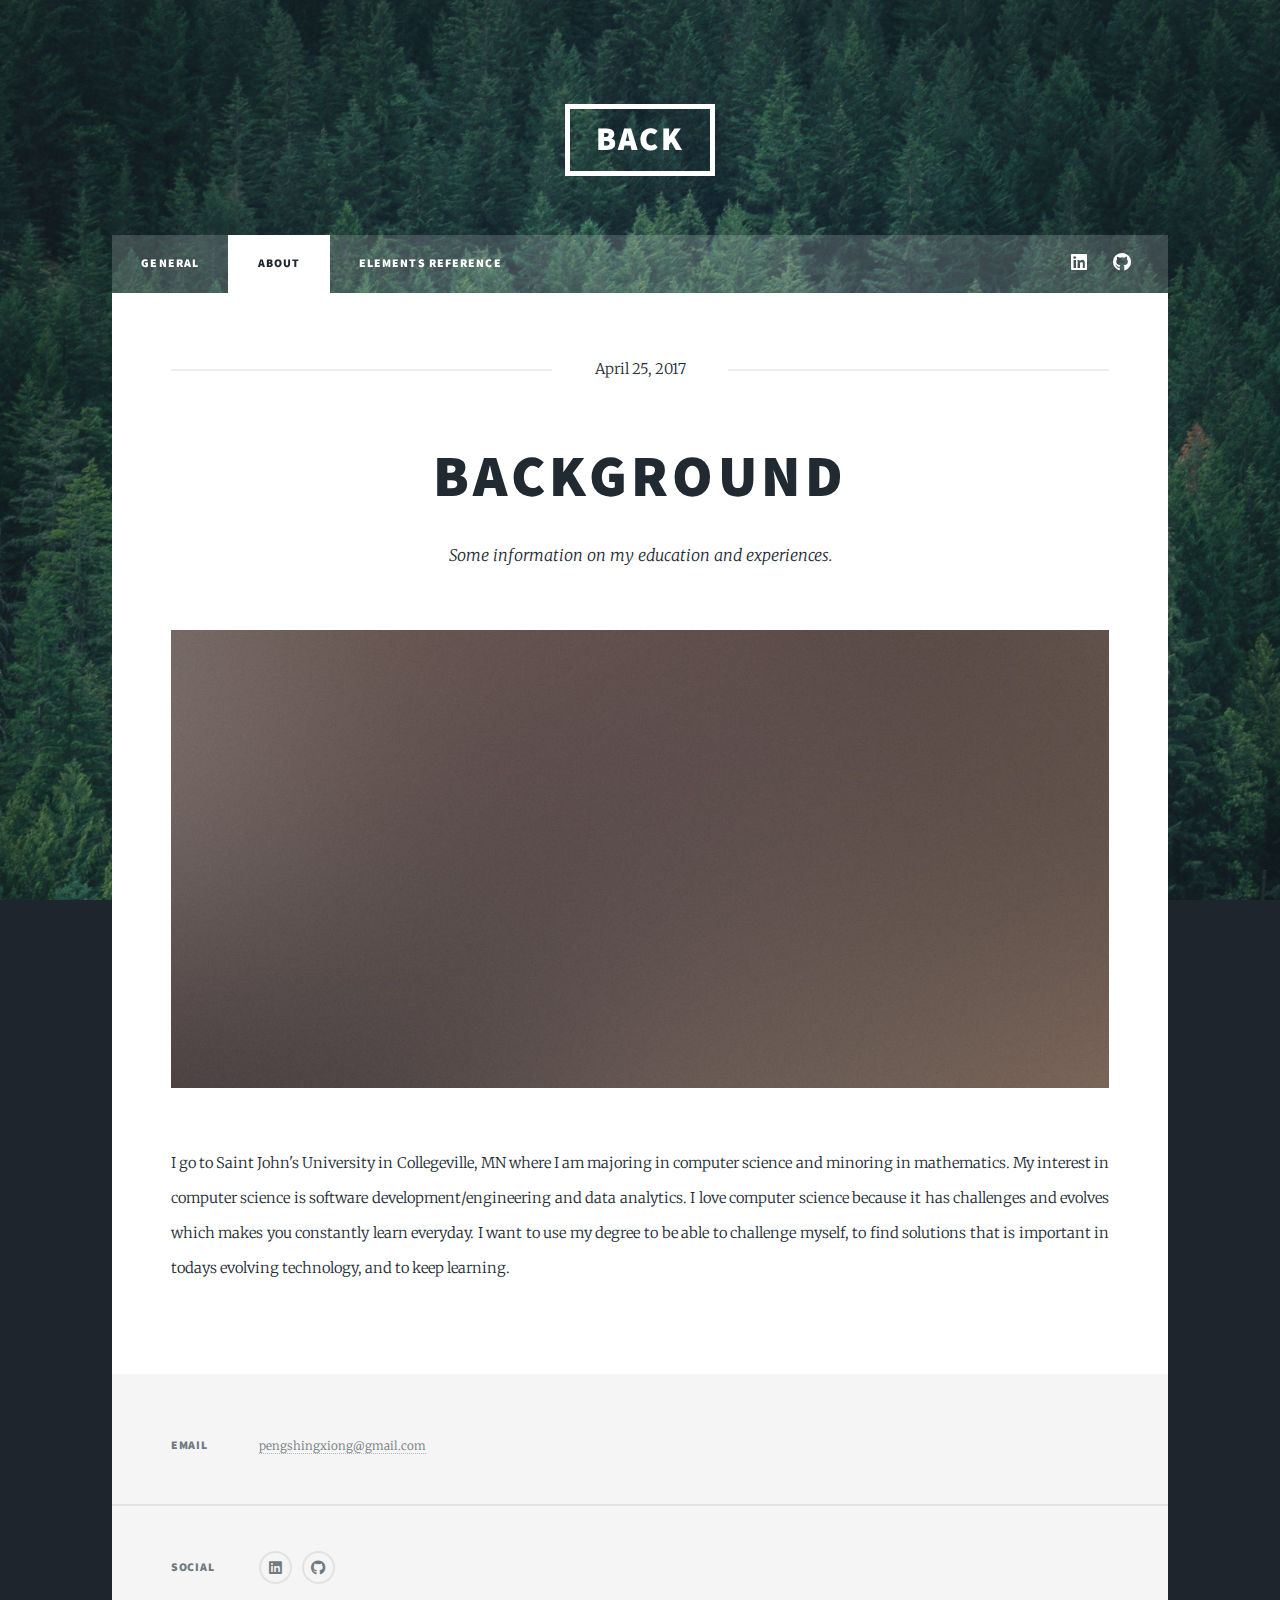
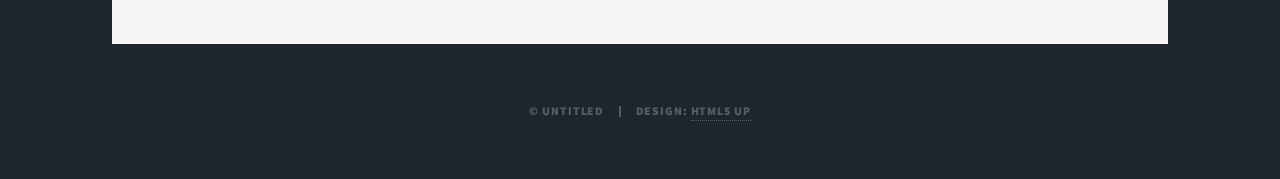
<file: generic.html>
<!DOCTYPE HTML>
<!--
	Massively by HTML5 UP
	html5up.net | @ajlkn
	Free for personal and commercial use under the CCA 3.0 license (html5up.net/license)
-->
<html>
	<head>
		<title>About Me</title>
		<meta charset="utf-8" />
		<meta name="viewport" content="width=device-width, initial-scale=1, user-scalable=no" />
		<link rel="stylesheet" href="assets/css/main.css" />
		<noscript><link rel="stylesheet" href="assets/css/noscript.css" /></noscript>
	</head>
	<body class="is-preload">

		<!-- Wrapper -->
			<div id="wrapper">

				<!-- Header -->
					<header id="header">
						<a href="index.html" class="logo">Back</a>
					</header>

				<!-- Nav -->
					<nav id="nav">
						<ul class="links">
							<li><a href="index.html">General</a></li>
							<li class="active"><a href="generic.html">About</a></li>
							<li><a href="elements.html">Elements Reference</a></li>
						</ul>
						<ul class="icons">
							<li><a href="https://www.linkedin.com/in/peng-xiong-764bb6149/" class="icon brands fa-linkedin"><span class="label">Instagram</span></a></li>
							<li><a href="https://github.com/PXIONG001" class="icon brands fa-github"><span class="label">GitHub</span></a></li>
						</ul>
					</nav>

				<!-- Main -->
					<div id="main">

						<!-- Post -->
							<section class="post">
								<header class="major">
									<span class="date">April 25, 2017</span>
									<h1>Background</h1>
									<p>Some information on my education and experiences.</p>
								</header>
								<div class="image main"><img src="images/pic01.jpg" alt="" /></div>
								<p>I go to Saint John's University in Collegeville, MN where I am majoring in computer science and minoring in mathematics. My interest in computer science is software development/engineering and data analytics. I love computer science because it has challenges and evolves which makes you constantly learn everyday. I want to use my degree to be able to challenge myself, to find solutions that is important in todays evolving technology, and to keep learning.</p>
								<p></p>
							</section>

					</div>

				<!-- Footer -->
					<footer id="footer">
						<section class="split contact">
							<section>
								<h3>Email</h3>
								<p><a href="mailto:pengshingxiong@gmail.com">pengshingxiong@gmail.com</a></p>
							</section>
							<section>
								<h3>Social</h3>
								<ul class="icons alt">
									<li><a href="https://www.linkedin.com/in/peng-xiong-764bb6149/" class="icon brands fa-linkedin"><span class="label">Instagram</span></a></li>
									<li><a href="https://github.com/PXIONG001" class="icon brands fa-github"><span class="label">GitHub</span></a></li>
								</ul>
							</section>
						</section>
					</footer>

				<!-- Copyright -->
					<div id="copyright">
						<ul><li>&copy; Untitled</li><li>Design: <a href="https://html5up.net">HTML5 UP</a></li></ul>
					</div>

			</div>

		<!-- Scripts -->
			<script src="assets/js/jquery.min.js"></script>
			<script src="assets/js/jquery.scrollex.min.js"></script>
			<script src="assets/js/jquery.scrolly.min.js"></script>
			<script src="assets/js/browser.min.js"></script>
			<script src="assets/js/breakpoints.min.js"></script>
			<script src="assets/js/util.js"></script>
			<script src="assets/js/main.js"></script>

	</body>
</html>
</file>
<file: assets/css/main.css>
@import url(fontawesome-all.min.css);
@import url("https://fonts.googleapis.com/css?family=Merriweather:300,700,300italic,700italic|Source+Sans+Pro:900");

/*
	Massively by HTML5 UP
	html5up.net | @ajlkn
	Free for personal and commercial use under the CCA 3.0 license (html5up.net/license)
*/

html, body, div, span, applet, object,
iframe, h1, h2, h3, h4, h5, h6, p, blockquote,
pre, a, abbr, acronym, address, big, cite,
code, del, dfn, em, img, ins, kbd, q, s, samp,
small, strike, strong, sub, sup, tt, var, b,
u, i, center, dl, dt, dd, ol, ul, li, fieldset,
form, label, legend, table, caption, tbody,
tfoot, thead, tr, th, td, article, aside,
canvas, details, embed, figure, figcaption,
footer, header, hgroup, menu, nav, output, ruby,
section, summary, time, mark, audio, video {
	margin: 0;
	padding: 0;
	border: 0;
	font-size: 100%;
	font: inherit;
	vertical-align: baseline;}

article, aside, details, figcaption, figure,
footer, header, hgroup, menu, nav, section {
	display: block;}

body {
	line-height: 1;
}

ol, ul {
	list-style: none;
}

blockquote, q {
	quotes: none;
}

	blockquote:before, blockquote:after, q:before, q:after {
		content: '';
		content: none;
	}

table {
	border-collapse: collapse;
	border-spacing: 0;
}

body {
	-webkit-text-size-adjust: none;
}

mark {
	background-color: transparent;
	color: inherit;
}

input::-moz-focus-inner {
	border: 0;
	padding: 0;
}

input, select, textarea {
	-moz-appearance: none;
	-webkit-appearance: none;
	-ms-appearance: none;
	appearance: none;
}

/* Basic */

	@-ms-viewport {
		width: device-width;
	}

	body {
		-ms-overflow-style: scrollbar;
	}

	@media screen and (max-width: 480px) {

		html, body {
			min-width: 320px;
		}

	}

	html {
		box-sizing: border-box;
	}

	*, *:before, *:after {
		box-sizing: inherit;
	}

	body {
		background-color: #1e252d;
	}

		body.is-preload *, body.is-preload *:before, body.is-preload *:after {
			-moz-animation: none !important;
			-webkit-animation: none !important;
			-ms-animation: none !important;
			animation: none !important;
			-moz-transition: none !important;
			-webkit-transition: none !important;
			-ms-transition: none !important;
			transition: none !important;
		}

/* Type */

	html {
		font-size: 16pt;
	}

		@media screen and (max-width: 1680px) {

			html {
				font-size: 12pt;
			}

		}

		@media screen and (max-width: 1280px) {

			html {
				font-size: 11pt;
			}

		}

		@media screen and (max-width: 360px) {

			html {
				font-size: 10pt;
			}

		}

	body {
		color: #212931;
	}

	body, input, select, textarea {
		font-family: "Merriweather", Georgia, serif;
		font-weight: 300;
		font-size: 1rem;
		line-height: 2.375;
	}

	a {
		-moz-transition: color 0.2s ease-in-out, background-color 0.2s ease-in-out, border-color 0.2s ease-in-out, box-shadow 0.2s ease-in-out;
		-webkit-transition: color 0.2s ease-in-out, background-color 0.2s ease-in-out, border-color 0.2s ease-in-out, box-shadow 0.2s ease-in-out;
		-ms-transition: color 0.2s ease-in-out, background-color 0.2s ease-in-out, border-color 0.2s ease-in-out, box-shadow 0.2s ease-in-out;
		transition: color 0.2s ease-in-out, background-color 0.2s ease-in-out, border-color 0.2s ease-in-out, box-shadow 0.2s ease-in-out;
		border-bottom: dotted 1px;
		text-decoration: none;
	}

		a:hover {
			border-bottom-color: transparent;
		}

	strong, b {
		font-weight: 600;
	}

	em, i {
		font-style: italic;
	}

	p {
		text-align: justify;
		margin: 0 0 2rem 0;
	}

	h1, h2, h3, h4, h5, h6 {
		font-family: "Source Sans Pro", Helvetica, sans-serif;
		font-weight: 900;
		line-height: 1.5;
		letter-spacing: 0.075em;
		text-transform: uppercase;
		margin: 0 0 1rem 0;
	}

		h1 a, h2 a, h3 a, h4 a, h5 a, h6 a {
			border-bottom: 0;
			color: inherit;
			text-decoration: none;
		}

	h1 {
		font-size: 4rem;
		line-height: 1.1;
		margin: 0 0 2rem 0;
	}

	h2 {
		font-size: 1.75rem;
		line-height: 1.3;
		margin: 0 0 1.5rem 0;
	}

	h3 {
		font-size: 1.25rem;
		margin: 0 0 1.5rem 0;
	}

	h4 {
		font-size: 1rem;
	}

	h5 {
		font-size: 0.9rem;
	}

	h6 {
		font-size: 0.8rem;
	}

	sub {
		font-size: 0.8rem;
		position: relative;
		top: 0.5rem;
	}

	sup {
		font-size: 0.8rem;
		position: relative;
		top: -0.5rem;
	}

	blockquote {
		border-left: solid 4px;
		font-style: italic;
		margin: 0 0 2rem 0;
		padding: 0.5rem 0 0.5rem 2rem;
	}

	code {
		border: solid 2px;
		font-family: "Courier New", monospace;
		font-size: 0.9rem;
		margin: 0 0.25rem;
		padding: 0.25rem 0.65rem;
	}

	pre {
		-webkit-overflow-scrolling: touch;
		font-family: "Courier New", monospace;
		font-size: 0.9rem;
		margin: 0 0 2rem 0;
	}

		pre code {
			display: block;
			line-height: 1.75;
			padding: 1rem 1.5rem;
			overflow-x: auto;
		}

	hr {
		border: 0;
		border-bottom: solid 2px;
		margin: 3rem 0;
	}

		hr.major {
			margin: 5rem 0;
		}

	.align-left {
		text-align: left;
	}

	.align-center {
		text-align: center;
	}

	.align-right {
		text-align: right;
	}

	input, select, textarea {
		color: #212931;
	}

	a {
		color: #212931;
		border-bottom-color: rgba(33, 41, 49, 0.5);
	}

		a:hover {
			border-bottom-color: transparent;
			color: #18bfef !important;
		}

	strong, b {
		color: #212931;
	}

	h1, h2, h3, h4, h5, h6 {
		color: #212931;
	}

	blockquote {
		border-left-color: #eeeeee;
	}

	code {
		background: rgba(220, 220, 220, 0.25);
		border-color: #eeeeee;
	}

	hr {
		border-bottom-color: #eeeeee;
	}

/* Row */

	.row {
		display: flex;
		flex-wrap: wrap;
		box-sizing: border-box;
		align-items: stretch;
	}

		.row > * {
			box-sizing: border-box;
		}

		.row.gtr-uniform > * > :last-child {
			margin-bottom: 0;
		}

		.row.aln-left {
			justify-content: flex-start;
		}

		.row.aln-center {
			justify-content: center;
		}

		.row.aln-right {
			justify-content: flex-end;
		}

		.row.aln-top {
			align-items: flex-start;
		}

		.row.aln-middle {
			align-items: center;
		}

		.row.aln-bottom {
			align-items: flex-end;
		}

		.row > .imp {
			order: -1;
		}

		.row > .col-1 {
			width: 8.33333%;
		}

		.row > .off-1 {
			margin-left: 8.33333%;
		}

		.row > .col-2 {
			width: 16.66667%;
		}

		.row > .off-2 {
			margin-left: 16.66667%;
		}

		.row > .col-3 {
			width: 25%;
		}

		.row > .off-3 {
			margin-left: 25%;
		}

		.row > .col-4 {
			width: 33.33333%;
		}

		.row > .off-4 {
			margin-left: 33.33333%;
		}

		.row > .col-5 {
			width: 41.66667%;
		}

		.row > .off-5 {
			margin-left: 41.66667%;
		}

		.row > .col-6 {
			width: 50%;
		}

		.row > .off-6 {
			margin-left: 50%;
		}

		.row > .col-7 {
			width: 58.33333%;
		}

		.row > .off-7 {
			margin-left: 58.33333%;
		}

		.row > .col-8 {
			width: 66.66667%;
		}

		.row > .off-8 {
			margin-left: 66.66667%;
		}

		.row > .col-9 {
			width: 75%;
		}

		.row > .off-9 {
			margin-left: 75%;
		}

		.row > .col-10 {
			width: 83.33333%;
		}

		.row > .off-10 {
			margin-left: 83.33333%;
		}

		.row > .col-11 {
			width: 91.66667%;
		}

		.row > .off-11 {
			margin-left: 91.66667%;
		}

		.row > .col-12 {
			width: 100%;
		}

		.row > .off-12 {
			margin-left: 100%;
		}

		.row.gtr-0 {
			margin-top: 0;
			margin-left: 0rem;
		}

			.row.gtr-0 > * {
				padding: 0 0 0 0rem;
			}

			.row.gtr-0.gtr-uniform {
				margin-top: 0rem;
			}

				.row.gtr-0.gtr-uniform > * {
					padding-top: 0rem;
				}

		.row.gtr-25 {
			margin-top: 0;
			margin-left: -0.375rem;
		}

			.row.gtr-25 > * {
				padding: 0 0 0 0.375rem;
			}

			.row.gtr-25.gtr-uniform {
				margin-top: -0.375rem;
			}

				.row.gtr-25.gtr-uniform > * {
					padding-top: 0.375rem;
				}

		.row.gtr-50 {
			margin-top: 0;
			margin-left: -0.75rem;
		}

			.row.gtr-50 > * {
				padding: 0 0 0 0.75rem;
			}

			.row.gtr-50.gtr-uniform {
				margin-top: -0.75rem;
			}

				.row.gtr-50.gtr-uniform > * {
					padding-top: 0.75rem;
				}

		.row {
			margin-top: 0;
			margin-left: -1.5rem;
		}

			.row > * {
				padding: 0 0 0 1.5rem;
			}

			.row.gtr-uniform {
				margin-top: -1.5rem;
			}

				.row.gtr-uniform > * {
					padding-top: 1.5rem;
				}

		.row.gtr-150 {
			margin-top: 0;
			margin-left: -2.25rem;
		}

			.row.gtr-150 > * {
				padding: 0 0 0 2.25rem;
			}

			.row.gtr-150.gtr-uniform {
				margin-top: -2.25rem;
			}

				.row.gtr-150.gtr-uniform > * {
					padding-top: 2.25rem;
				}

		.row.gtr-200 {
			margin-top: 0;
			margin-left: -3rem;
		}

			.row.gtr-200 > * {
				padding: 0 0 0 3rem;
			}

			.row.gtr-200.gtr-uniform {
				margin-top: -3rem;
			}

				.row.gtr-200.gtr-uniform > * {
					padding-top: 3rem;
				}

		@media screen and (max-width: 1680px) {

			.row {
				display: flex;
				flex-wrap: wrap;
				box-sizing: border-box;
				align-items: stretch;
			}

				.row > * {
					box-sizing: border-box;
				}

				.row.gtr-uniform > * > :last-child {
					margin-bottom: 0;
				}

				.row.aln-left {
					justify-content: flex-start;
				}

				.row.aln-center {
					justify-content: center;
				}

				.row.aln-right {
					justify-content: flex-end;
				}

				.row.aln-top {
					align-items: flex-start;
				}

				.row.aln-middle {
					align-items: center;
				}

				.row.aln-bottom {
					align-items: flex-end;
				}

				.row > .imp-xlarge {
					order: -1;
				}

				.row > .col-1-xlarge {
					width: 8.33333%;
				}

				.row > .off-1-xlarge {
					margin-left: 8.33333%;
				}

				.row > .col-2-xlarge {
					width: 16.66667%;
				}

				.row > .off-2-xlarge {
					margin-left: 16.66667%;
				}

				.row > .col-3-xlarge {
					width: 25%;
				}

				.row > .off-3-xlarge {
					margin-left: 25%;
				}

				.row > .col-4-xlarge {
					width: 33.33333%;
				}

				.row > .off-4-xlarge {
					margin-left: 33.33333%;
				}

				.row > .col-5-xlarge {
					width: 41.66667%;
				}

				.row > .off-5-xlarge {
					margin-left: 41.66667%;
				}

				.row > .col-6-xlarge {
					width: 50%;
				}

				.row > .off-6-xlarge {
					margin-left: 50%;
				}

				.row > .col-7-xlarge {
					width: 58.33333%;
				}

				.row > .off-7-xlarge {
					margin-left: 58.33333%;
				}

				.row > .col-8-xlarge {
					width: 66.66667%;
				}

				.row > .off-8-xlarge {
					margin-left: 66.66667%;
				}

				.row > .col-9-xlarge {
					width: 75%;
				}

				.row > .off-9-xlarge {
					margin-left: 75%;
				}

				.row > .col-10-xlarge {
					width: 83.33333%;
				}

				.row > .off-10-xlarge {
					margin-left: 83.33333%;
				}

				.row > .col-11-xlarge {
					width: 91.66667%;
				}

				.row > .off-11-xlarge {
					margin-left: 91.66667%;
				}

				.row > .col-12-xlarge {
					width: 100%;
				}

				.row > .off-12-xlarge {
					margin-left: 100%;
				}

				.row.gtr-0 {
					margin-top: 0;
					margin-left: 0rem;
				}

					.row.gtr-0 > * {
						padding: 0 0 0 0rem;
					}

					.row.gtr-0.gtr-uniform {
						margin-top: 0rem;
					}

						.row.gtr-0.gtr-uniform > * {
							padding-top: 0rem;
						}

				.row.gtr-25 {
					margin-top: 0;
					margin-left: -0.375rem;
				}

					.row.gtr-25 > * {
						padding: 0 0 0 0.375rem;
					}

					.row.gtr-25.gtr-uniform {
						margin-top: -0.375rem;
					}

						.row.gtr-25.gtr-uniform > * {
							padding-top: 0.375rem;
						}

				.row.gtr-50 {
					margin-top: 0;
					margin-left: -0.75rem;
				}

					.row.gtr-50 > * {
						padding: 0 0 0 0.75rem;
					}

					.row.gtr-50.gtr-uniform {
						margin-top: -0.75rem;
					}

						.row.gtr-50.gtr-uniform > * {
							padding-top: 0.75rem;
						}

				.row {
					margin-top: 0;
					margin-left: -1.5rem;
				}

					.row > * {
						padding: 0 0 0 1.5rem;
					}

					.row.gtr-uniform {
						margin-top: -1.5rem;
					}

						.row.gtr-uniform > * {
							padding-top: 1.5rem;
						}

				.row.gtr-150 {
					margin-top: 0;
					margin-left: -2.25rem;
				}

					.row.gtr-150 > * {
						padding: 0 0 0 2.25rem;
					}

					.row.gtr-150.gtr-uniform {
						margin-top: -2.25rem;
					}

						.row.gtr-150.gtr-uniform > * {
							padding-top: 2.25rem;
						}

				.row.gtr-200 {
					margin-top: 0;
					margin-left: -3rem;
				}

					.row.gtr-200 > * {
						padding: 0 0 0 3rem;
					}

					.row.gtr-200.gtr-uniform {
						margin-top: -3rem;
					}

						.row.gtr-200.gtr-uniform > * {
							padding-top: 3rem;
						}

		}

		@media screen and (max-width: 1280px) {

			.row {
				display: flex;
				flex-wrap: wrap;
				box-sizing: border-box;
				align-items: stretch;
			}

				.row > * {
					box-sizing: border-box;
				}

				.row.gtr-uniform > * > :last-child {
					margin-bottom: 0;
				}

				.row.aln-left {
					justify-content: flex-start;
				}

				.row.aln-center {
					justify-content: center;
				}

				.row.aln-right {
					justify-content: flex-end;
				}

				.row.aln-top {
					align-items: flex-start;
				}

				.row.aln-middle {
					align-items: center;
				}

				.row.aln-bottom {
					align-items: flex-end;
				}

				.row > .imp-large {
					order: -1;
				}

				.row > .col-1-large {
					width: 8.33333%;
				}

				.row > .off-1-large {
					margin-left: 8.33333%;
				}

				.row > .col-2-large {
					width: 16.66667%;
				}

				.row > .off-2-large {
					margin-left: 16.66667%;
				}

				.row > .col-3-large {
					width: 25%;
				}

				.row > .off-3-large {
					margin-left: 25%;
				}

				.row > .col-4-large {
					width: 33.33333%;
				}

				.row > .off-4-large {
					margin-left: 33.33333%;
				}

				.row > .col-5-large {
					width: 41.66667%;
				}

				.row > .off-5-large {
					margin-left: 41.66667%;
				}

				.row > .col-6-large {
					width: 50%;
				}

				.row > .off-6-large {
					margin-left: 50%;
				}

				.row > .col-7-large {
					width: 58.33333%;
				}

				.row > .off-7-large {
					margin-left: 58.33333%;
				}

				.row > .col-8-large {
					width: 66.66667%;
				}

				.row > .off-8-large {
					margin-left: 66.66667%;
				}

				.row > .col-9-large {
					width: 75%;
				}

				.row > .off-9-large {
					margin-left: 75%;
				}

				.row > .col-10-large {
					width: 83.33333%;
				}

				.row > .off-10-large {
					margin-left: 83.33333%;
				}

				.row > .col-11-large {
					width: 91.66667%;
				}

				.row > .off-11-large {
					margin-left: 91.66667%;
				}

				.row > .col-12-large {
					width: 100%;
				}

				.row > .off-12-large {
					margin-left: 100%;
				}

				.row.gtr-0 {
					margin-top: 0;
					margin-left: 0rem;
				}

					.row.gtr-0 > * {
						padding: 0 0 0 0rem;
					}

					.row.gtr-0.gtr-uniform {
						margin-top: 0rem;
					}

						.row.gtr-0.gtr-uniform > * {
							padding-top: 0rem;
						}

				.row.gtr-25 {
					margin-top: 0;
					margin-left: -0.375rem;
				}

					.row.gtr-25 > * {
						padding: 0 0 0 0.375rem;
					}

					.row.gtr-25.gtr-uniform {
						margin-top: -0.375rem;
					}

						.row.gtr-25.gtr-uniform > * {
							padding-top: 0.375rem;
						}

				.row.gtr-50 {
					margin-top: 0;
					margin-left: -0.75rem;
				}

					.row.gtr-50 > * {
						padding: 0 0 0 0.75rem;
					}

					.row.gtr-50.gtr-uniform {
						margin-top: -0.75rem;
					}

						.row.gtr-50.gtr-uniform > * {
							padding-top: 0.75rem;
						}

				.row {
					margin-top: 0;
					margin-left: -1.5rem;
				}

					.row > * {
						padding: 0 0 0 1.5rem;
					}

					.row.gtr-uniform {
						margin-top: -1.5rem;
					}

						.row.gtr-uniform > * {
							padding-top: 1.5rem;
						}

				.row.gtr-150 {
					margin-top: 0;
					margin-left: -2.25rem;
				}

					.row.gtr-150 > * {
						padding: 0 0 0 2.25rem;
					}

					.row.gtr-150.gtr-uniform {
						margin-top: -2.25rem;
					}

						.row.gtr-150.gtr-uniform > * {
							padding-top: 2.25rem;
						}

				.row.gtr-200 {
					margin-top: 0;
					margin-left: -3rem;
				}

					.row.gtr-200 > * {
						padding: 0 0 0 3rem;
					}

					.row.gtr-200.gtr-uniform {
						margin-top: -3rem;
					}

						.row.gtr-200.gtr-uniform > * {
							padding-top: 3rem;
						}

		}

		@media screen and (max-width: 980px) {

			.row {
				display: flex;
				flex-wrap: wrap;
				box-sizing: border-box;
				align-items: stretch;
			}

				.row > * {
					box-sizing: border-box;
				}

				.row.gtr-uniform > * > :last-child {
					margin-bottom: 0;
				}

				.row.aln-left {
					justify-content: flex-start;
				}

				.row.aln-center {
					justify-content: center;
				}

				.row.aln-right {
					justify-content: flex-end;
				}

				.row.aln-top {
					align-items: flex-start;
				}

				.row.aln-middle {
					align-items: center;
				}

				.row.aln-bottom {
					align-items: flex-end;
				}

				.row > .imp-medium {
					order: -1;
				}

				.row > .col-1-medium {
					width: 8.33333%;
				}

				.row > .off-1-medium {
					margin-left: 8.33333%;
				}

				.row > .col-2-medium {
					width: 16.66667%;
				}

				.row > .off-2-medium {
					margin-left: 16.66667%;
				}

				.row > .col-3-medium {
					width: 25%;
				}

				.row > .off-3-medium {
					margin-left: 25%;
				}

				.row > .col-4-medium {
					width: 33.33333%;
				}

				.row > .off-4-medium {
					margin-left: 33.33333%;
				}

				.row > .col-5-medium {
					width: 41.66667%;
				}

				.row > .off-5-medium {
					margin-left: 41.66667%;
				}

				.row > .col-6-medium {
					width: 50%;
				}

				.row > .off-6-medium {
					margin-left: 50%;
				}

				.row > .col-7-medium {
					width: 58.33333%;
				}

				.row > .off-7-medium {
					margin-left: 58.33333%;
				}

				.row > .col-8-medium {
					width: 66.66667%;
				}

				.row > .off-8-medium {
					margin-left: 66.66667%;
				}

				.row > .col-9-medium {
					width: 75%;
				}

				.row > .off-9-medium {
					margin-left: 75%;
				}

				.row > .col-10-medium {
					width: 83.33333%;
				}

				.row > .off-10-medium {
					margin-left: 83.33333%;
				}

				.row > .col-11-medium {
					width: 91.66667%;
				}

				.row > .off-11-medium {
					margin-left: 91.66667%;
				}

				.row > .col-12-medium {
					width: 100%;
				}

				.row > .off-12-medium {
					margin-left: 100%;
				}

				.row.gtr-0 {
					margin-top: 0;
					margin-left: 0rem;
				}

					.row.gtr-0 > * {
						padding: 0 0 0 0rem;
					}

					.row.gtr-0.gtr-uniform {
						margin-top: 0rem;
					}

						.row.gtr-0.gtr-uniform > * {
							padding-top: 0rem;
						}

				.row.gtr-25 {
					margin-top: 0;
					margin-left: -0.375rem;
				}

					.row.gtr-25 > * {
						padding: 0 0 0 0.375rem;
					}

					.row.gtr-25.gtr-uniform {
						margin-top: -0.375rem;
					}

						.row.gtr-25.gtr-uniform > * {
							padding-top: 0.375rem;
						}

				.row.gtr-50 {
					margin-top: 0;
					margin-left: -0.75rem;
				}

					.row.gtr-50 > * {
						padding: 0 0 0 0.75rem;
					}

					.row.gtr-50.gtr-uniform {
						margin-top: -0.75rem;
					}

						.row.gtr-50.gtr-uniform > * {
							padding-top: 0.75rem;
						}

				.row {
					margin-top: 0;
					margin-left: -1.5rem;
				}

					.row > * {
						padding: 0 0 0 1.5rem;
					}

					.row.gtr-uniform {
						margin-top: -1.5rem;
					}

						.row.gtr-uniform > * {
							padding-top: 1.5rem;
						}

				.row.gtr-150 {
					margin-top: 0;
					margin-left: -2.25rem;
				}

					.row.gtr-150 > * {
						padding: 0 0 0 2.25rem;
					}

					.row.gtr-150.gtr-uniform {
						margin-top: -2.25rem;
					}

						.row.gtr-150.gtr-uniform > * {
							padding-top: 2.25rem;
						}

				.row.gtr-200 {
					margin-top: 0;
					margin-left: -3rem;
				}

					.row.gtr-200 > * {
						padding: 0 0 0 3rem;
					}

					.row.gtr-200.gtr-uniform {
						margin-top: -3rem;
					}

						.row.gtr-200.gtr-uniform > * {
							padding-top: 3rem;
						}

		}

		@media screen and (max-width: 736px) {

			.row {
				display: flex;
				flex-wrap: wrap;
				box-sizing: border-box;
				align-items: stretch;
			}

				.row > * {
					box-sizing: border-box;
				}

				.row.gtr-uniform > * > :last-child {
					margin-bottom: 0;
				}

				.row.aln-left {
					justify-content: flex-start;
				}

				.row.aln-center {
					justify-content: center;
				}

				.row.aln-right {
					justify-content: flex-end;
				}

				.row.aln-top {
					align-items: flex-start;
				}

				.row.aln-middle {
					align-items: center;
				}

				.row.aln-bottom {
					align-items: flex-end;
				}

				.row > .imp-small {
					order: -1;
				}

				.row > .col-1-small {
					width: 8.33333%;
				}

				.row > .off-1-small {
					margin-left: 8.33333%;
				}

				.row > .col-2-small {
					width: 16.66667%;
				}

				.row > .off-2-small {
					margin-left: 16.66667%;
				}

				.row > .col-3-small {
					width: 25%;
				}

				.row > .off-3-small {
					margin-left: 25%;
				}

				.row > .col-4-small {
					width: 33.33333%;
				}

				.row > .off-4-small {
					margin-left: 33.33333%;
				}

				.row > .col-5-small {
					width: 41.66667%;
				}

				.row > .off-5-small {
					margin-left: 41.66667%;
				}

				.row > .col-6-small {
					width: 50%;
				}

				.row > .off-6-small {
					margin-left: 50%;
				}

				.row > .col-7-small {
					width: 58.33333%;
				}

				.row > .off-7-small {
					margin-left: 58.33333%;
				}

				.row > .col-8-small {
					width: 66.66667%;
				}

				.row > .off-8-small {
					margin-left: 66.66667%;
				}

				.row > .col-9-small {
					width: 75%;
				}

				.row > .off-9-small {
					margin-left: 75%;
				}

				.row > .col-10-small {
					width: 83.33333%;
				}

				.row > .off-10-small {
					margin-left: 83.33333%;
				}

				.row > .col-11-small {
					width: 91.66667%;
				}

				.row > .off-11-small {
					margin-left: 91.66667%;
				}

				.row > .col-12-small {
					width: 100%;
				}

				.row > .off-12-small {
					margin-left: 100%;
				}

				.row.gtr-0 {
					margin-top: 0;
					margin-left: 0rem;
				}

					.row.gtr-0 > * {
						padding: 0 0 0 0rem;
					}

					.row.gtr-0.gtr-uniform {
						margin-top: 0rem;
					}

						.row.gtr-0.gtr-uniform > * {
							padding-top: 0rem;
						}

				.row.gtr-25 {
					margin-top: 0;
					margin-left: -0.375rem;
				}

					.row.gtr-25 > * {
						padding: 0 0 0 0.375rem;
					}

					.row.gtr-25.gtr-uniform {
						margin-top: -0.375rem;
					}

						.row.gtr-25.gtr-uniform > * {
							padding-top: 0.375rem;
						}

				.row.gtr-50 {
					margin-top: 0;
					margin-left: -0.75rem;
				}

					.row.gtr-50 > * {
						padding: 0 0 0 0.75rem;
					}

					.row.gtr-50.gtr-uniform {
						margin-top: -0.75rem;
					}

						.row.gtr-50.gtr-uniform > * {
							padding-top: 0.75rem;
						}

				.row {
					margin-top: 0;
					margin-left: -1.5rem;
				}

					.row > * {
						padding: 0 0 0 1.5rem;
					}

					.row.gtr-uniform {
						margin-top: -1.5rem;
					}

						.row.gtr-uniform > * {
							padding-top: 1.5rem;
						}

				.row.gtr-150 {
					margin-top: 0;
					margin-left: -2.25rem;
				}

					.row.gtr-150 > * {
						padding: 0 0 0 2.25rem;
					}

					.row.gtr-150.gtr-uniform {
						margin-top: -2.25rem;
					}

						.row.gtr-150.gtr-uniform > * {
							padding-top: 2.25rem;
						}

				.row.gtr-200 {
					margin-top: 0;
					margin-left: -3rem;
				}

					.row.gtr-200 > * {
						padding: 0 0 0 3rem;
					}

					.row.gtr-200.gtr-uniform {
						margin-top: -3rem;
					}

						.row.gtr-200.gtr-uniform > * {
							padding-top: 3rem;
						}

		}

		@media screen and (max-width: 480px) {

			.row {
				display: flex;
				flex-wrap: wrap;
				box-sizing: border-box;
				align-items: stretch;
			}

				.row > * {
					box-sizing: border-box;
				}

				.row.gtr-uniform > * > :last-child {
					margin-bottom: 0;
				}

				.row.aln-left {
					justify-content: flex-start;
				}

				.row.aln-center {
					justify-content: center;
				}

				.row.aln-right {
					justify-content: flex-end;
				}

				.row.aln-top {
					align-items: flex-start;
				}

				.row.aln-middle {
					align-items: center;
				}

				.row.aln-bottom {
					align-items: flex-end;
				}

				.row > .imp-xsmall {
					order: -1;
				}

				.row > .col-1-xsmall {
					width: 8.33333%;
				}

				.row > .off-1-xsmall {
					margin-left: 8.33333%;
				}

				.row > .col-2-xsmall {
					width: 16.66667%;
				}

				.row > .off-2-xsmall {
					margin-left: 16.66667%;
				}

				.row > .col-3-xsmall {
					width: 25%;
				}

				.row > .off-3-xsmall {
					margin-left: 25%;
				}

				.row > .col-4-xsmall {
					width: 33.33333%;
				}

				.row > .off-4-xsmall {
					margin-left: 33.33333%;
				}

				.row > .col-5-xsmall {
					width: 41.66667%;
				}

				.row > .off-5-xsmall {
					margin-left: 41.66667%;
				}

				.row > .col-6-xsmall {
					width: 50%;
				}

				.row > .off-6-xsmall {
					margin-left: 50%;
				}

				.row > .col-7-xsmall {
					width: 58.33333%;
				}

				.row > .off-7-xsmall {
					margin-left: 58.33333%;
				}

				.row > .col-8-xsmall {
					width: 66.66667%;
				}

				.row > .off-8-xsmall {
					margin-left: 66.66667%;
				}

				.row > .col-9-xsmall {
					width: 75%;
				}

				.row > .off-9-xsmall {
					margin-left: 75%;
				}

				.row > .col-10-xsmall {
					width: 83.33333%;
				}

				.row > .off-10-xsmall {
					margin-left: 83.33333%;
				}

				.row > .col-11-xsmall {
					width: 91.66667%;
				}

				.row > .off-11-xsmall {
					margin-left: 91.66667%;
				}

				.row > .col-12-xsmall {
					width: 100%;
				}

				.row > .off-12-xsmall {
					margin-left: 100%;
				}

				.row.gtr-0 {
					margin-top: 0;
					margin-left: 0rem;
				}

					.row.gtr-0 > * {
						padding: 0 0 0 0rem;
					}

					.row.gtr-0.gtr-uniform {
						margin-top: 0rem;
					}

						.row.gtr-0.gtr-uniform > * {
							padding-top: 0rem;
						}

				.row.gtr-25 {
					margin-top: 0;
					margin-left: -0.375rem;
				}

					.row.gtr-25 > * {
						padding: 0 0 0 0.375rem;
					}

					.row.gtr-25.gtr-uniform {
						margin-top: -0.375rem;
					}

						.row.gtr-25.gtr-uniform > * {
							padding-top: 0.375rem;
						}

				.row.gtr-50 {
					margin-top: 0;
					margin-left: -0.75rem;
				}

					.row.gtr-50 > * {
						padding: 0 0 0 0.75rem;
					}

					.row.gtr-50.gtr-uniform {
						margin-top: -0.75rem;
					}

						.row.gtr-50.gtr-uniform > * {
							padding-top: 0.75rem;
						}

				.row {
					margin-top: 0;
					margin-left: -1.5rem;
				}

					.row > * {
						padding: 0 0 0 1.5rem;
					}

					.row.gtr-uniform {
						margin-top: -1.5rem;
					}

						.row.gtr-uniform > * {
							padding-top: 1.5rem;
						}

				.row.gtr-150 {
					margin-top: 0;
					margin-left: -2.25rem;
				}

					.row.gtr-150 > * {
						padding: 0 0 0 2.25rem;
					}

					.row.gtr-150.gtr-uniform {
						margin-top: -2.25rem;
					}

						.row.gtr-150.gtr-uniform > * {
							padding-top: 2.25rem;
						}

				.row.gtr-200 {
					margin-top: 0;
					margin-left: -3rem;
				}

					.row.gtr-200 > * {
						padding: 0 0 0 3rem;
					}

					.row.gtr-200.gtr-uniform {
						margin-top: -3rem;
					}

						.row.gtr-200.gtr-uniform > * {
							padding-top: 3rem;
						}

		}

		@media screen and (max-width: 360px) {

			.row {
				display: flex;
				flex-wrap: wrap;
				box-sizing: border-box;
				align-items: stretch;
			}

				.row > * {
					box-sizing: border-box;
				}

				.row.gtr-uniform > * > :last-child {
					margin-bottom: 0;
				}

				.row.aln-left {
					justify-content: flex-start;
				}

				.row.aln-center {
					justify-content: center;
				}

				.row.aln-right {
					justify-content: flex-end;
				}

				.row.aln-top {
					align-items: flex-start;
				}

				.row.aln-middle {
					align-items: center;
				}

				.row.aln-bottom {
					align-items: flex-end;
				}

				.row > .imp-xxsmall {
					order: -1;
				}

				.row > .col-1-xxsmall {
					width: 8.33333%;
				}

				.row > .off-1-xxsmall {
					margin-left: 8.33333%;
				}

				.row > .col-2-xxsmall {
					width: 16.66667%;
				}

				.row > .off-2-xxsmall {
					margin-left: 16.66667%;
				}

				.row > .col-3-xxsmall {
					width: 25%;
				}

				.row > .off-3-xxsmall {
					margin-left: 25%;
				}

				.row > .col-4-xxsmall {
					width: 33.33333%;
				}

				.row > .off-4-xxsmall {
					margin-left: 33.33333%;
				}

				.row > .col-5-xxsmall {
					width: 41.66667%;
				}

				.row > .off-5-xxsmall {
					margin-left: 41.66667%;
				}

				.row > .col-6-xxsmall {
					width: 50%;
				}

				.row > .off-6-xxsmall {
					margin-left: 50%;
				}

				.row > .col-7-xxsmall {
					width: 58.33333%;
				}

				.row > .off-7-xxsmall {
					margin-left: 58.33333%;
				}

				.row > .col-8-xxsmall {
					width: 66.66667%;
				}

				.row > .off-8-xxsmall {
					margin-left: 66.66667%;
				}

				.row > .col-9-xxsmall {
					width: 75%;
				}

				.row > .off-9-xxsmall {
					margin-left: 75%;
				}

				.row > .col-10-xxsmall {
					width: 83.33333%;
				}

				.row > .off-10-xxsmall {
					margin-left: 83.33333%;
				}

				.row > .col-11-xxsmall {
					width: 91.66667%;
				}

				.row > .off-11-xxsmall {
					margin-left: 91.66667%;
				}

				.row > .col-12-xxsmall {
					width: 100%;
				}

				.row > .off-12-xxsmall {
					margin-left: 100%;
				}

				.row.gtr-0 {
					margin-top: 0;
					margin-left: 0rem;
				}

					.row.gtr-0 > * {
						padding: 0 0 0 0rem;
					}

					.row.gtr-0.gtr-uniform {
						margin-top: 0rem;
					}

						.row.gtr-0.gtr-uniform > * {
							padding-top: 0rem;
						}

				.row.gtr-25 {
					margin-top: 0;
					margin-left: -0.375rem;
				}

					.row.gtr-25 > * {
						padding: 0 0 0 0.375rem;
					}

					.row.gtr-25.gtr-uniform {
						margin-top: -0.375rem;
					}

						.row.gtr-25.gtr-uniform > * {
							padding-top: 0.375rem;
						}

				.row.gtr-50 {
					margin-top: 0;
					margin-left: -0.75rem;
				}

					.row.gtr-50 > * {
						padding: 0 0 0 0.75rem;
					}

					.row.gtr-50.gtr-uniform {
						margin-top: -0.75rem;
					}

						.row.gtr-50.gtr-uniform > * {
							padding-top: 0.75rem;
						}

				.row {
					margin-top: 0;
					margin-left: -1.5rem;
				}

					.row > * {
						padding: 0 0 0 1.5rem;
					}

					.row.gtr-uniform {
						margin-top: -1.5rem;
					}

						.row.gtr-uniform > * {
							padding-top: 1.5rem;
						}

				.row.gtr-150 {
					margin-top: 0;
					margin-left: -2.25rem;
				}

					.row.gtr-150 > * {
						padding: 0 0 0 2.25rem;
					}

					.row.gtr-150.gtr-uniform {
						margin-top: -2.25rem;
					}

						.row.gtr-150.gtr-uniform > * {
							padding-top: 2.25rem;
						}

				.row.gtr-200 {
					margin-top: 0;
					margin-left: -3rem;
				}

					.row.gtr-200 > * {
						padding: 0 0 0 3rem;
					}

					.row.gtr-200.gtr-uniform {
						margin-top: -3rem;
					}

						.row.gtr-200.gtr-uniform > * {
							padding-top: 3rem;
						}

		}

/* Box */

	.box {
		border: solid 2px;
		margin-bottom: 2rem;
		padding: 1.5rem;
	}

		.box > :last-child,
		.box > :last-child > :last-child,
		.box > :last-child > :last-child > :last-child {
			margin-bottom: 0;
		}

		.box.alt {
			border: 0;
			border-radius: 0;
			padding: 0;
		}

	.box {
		border-color: #eeeeee;
	}

/* Button */

	input[type="submit"],
	input[type="reset"],
	input[type="button"],
	button,
	.button {
		-moz-appearance: none;
		-webkit-appearance: none;
		-ms-appearance: none;
		appearance: none;
		-moz-transition: background-color 0.2s ease-in-out, box-shadow 0.2s ease-in-out, color 0.2s ease-in-out;
		-webkit-transition: background-color 0.2s ease-in-out, box-shadow 0.2s ease-in-out, color 0.2s ease-in-out;
		-ms-transition: background-color 0.2s ease-in-out, box-shadow 0.2s ease-in-out, color 0.2s ease-in-out;
		transition: background-color 0.2s ease-in-out, box-shadow 0.2s ease-in-out, color 0.2s ease-in-out;
		border: 0;
		border-radius: 0;
		cursor: pointer;
		display: inline-block;
		font-family: "Source Sans Pro", Helvetica, sans-serif;
		font-size: 0.8rem;
		font-weight: 900;
		letter-spacing: 0.075em;
		height: 3rem;
		line-height: 3rem;
		padding: 0 2rem;
		text-align: center;
		text-decoration: none;
		text-transform: uppercase;
		white-space: nowrap;
	}

		input[type="submit"].icon:before,
		input[type="reset"].icon:before,
		input[type="button"].icon:before,
		button.icon:before,
		.button.icon:before {
			margin-right: 0.5rem;
		}

		input[type="submit"].icon.solo,
		input[type="reset"].icon.solo,
		input[type="button"].icon.solo,
		button.icon.solo,
		.button.icon.solo {
			position: relative;
			width: 4rem;
			height: 4rem;
			line-height: 4rem;
			border-radius: 4rem;
			text-indent: 4rem;
			overflow: hidden;
			padding: 0;
			white-space: nowrap;
		}

			input[type="submit"].icon.solo:before,
			input[type="reset"].icon.solo:before,
			input[type="button"].icon.solo:before,
			button.icon.solo:before,
			.button.icon.solo:before {
				position: absolute;
				display: block;
				top: 0;
				left: 0;
				width: inherit;
				height: inherit;
				line-height: inherit;
				font-size: 1.25rem;
				margin-right: 0;
				text-align: center;
				text-indent: 0;
			}

		input[type="submit"].fit,
		input[type="reset"].fit,
		input[type="button"].fit,
		button.fit,
		.button.fit {
			width: 100%;
		}

		input[type="submit"].small,
		input[type="reset"].small,
		input[type="button"].small,
		button.small,
		.button.small {
			font-size: 0.7rem;
			height: 2.5rem;
			line-height: 2.5rem;
			padding: 0 1.5rem;
		}

		input[type="submit"].large,
		input[type="reset"].large,
		input[type="button"].large,
		button.large,
		.button.large {
			font-size: 0.9rem;
			height: 3.5rem;
			line-height: 3.5rem;
			padding: 0 2.75rem;
		}

		@media screen and (max-width: 980px) {

			input[type="submit"],
			input[type="reset"],
			input[type="button"],
			button,
			.button {
				font-size: 0.9rem;
				height: 3.25rem;
				line-height: 3.25rem;
			}

				input[type="submit"].large,
				input[type="reset"].large,
				input[type="button"].large,
				button.large,
				.button.large {
					font-size: 1rem;
					height: 3.75rem;
					line-height: 3.75rem;
				}

		}

		input[type="submit"].disabled, input[type="submit"]:disabled,
		input[type="reset"].disabled,
		input[type="reset"]:disabled,
		input[type="button"].disabled,
		input[type="button"]:disabled,
		button.disabled,
		button:disabled,
		.button.disabled,
		.button:disabled {
			pointer-events: none;
			opacity: 0.25;
		}

	input[type="submit"],
	input[type="reset"],
	input[type="button"],
	button,
	.button {
		background-color: transparent;
		box-shadow: inset 0 0 0 2px #212931;
		color: #212931 !important;
	}

		input[type="submit"]:hover,
		input[type="reset"]:hover,
		input[type="button"]:hover,
		button:hover,
		.button:hover {
			box-shadow: inset 0 0 0 2px #18bfef;
			color: #18bfef !important;
		}

		input[type="submit"].primary,
		input[type="reset"].primary,
		input[type="button"].primary,
		button.primary,
		.button.primary {
			background-color: #212931;
			box-shadow: none;
			color: #ffffff !important;
		}

			input[type="submit"].primary:hover,
			input[type="reset"].primary:hover,
			input[type="button"].primary:hover,
			button.primary:hover,
			.button.primary:hover {
				background-color: #18bfef;
			}

/* Form */

	form {
		margin: 0 0 2rem 0;
	}

		form > :last-child {
			margin-bottom: 0;
		}

		form > .fields {
			display: -moz-flex;
			display: -webkit-flex;
			display: -ms-flex;
			display: flex;
			-moz-flex-wrap: wrap;
			-webkit-flex-wrap: wrap;
			-ms-flex-wrap: wrap;
			flex-wrap: wrap;
			width: calc(100% + 3rem);
			margin: -1.5rem 0 2rem -1.5rem;
		}

			form > .fields > .field {
				-moz-flex-grow: 0;
				-webkit-flex-grow: 0;
				-ms-flex-grow: 0;
				flex-grow: 0;
				-moz-flex-shrink: 0;
				-webkit-flex-shrink: 0;
				-ms-flex-shrink: 0;
				flex-shrink: 0;
				padding: 1.5rem 0 0 1.5rem;
				width: calc(100% - 1.5rem);
			}

				form > .fields > .field.half {
					width: calc(50% - 0.75rem);
				}

				form > .fields > .field.third {
					width: calc(100%/3 - 0.5rem);
				}

				form > .fields > .field.quarter {
					width: calc(25% - 0.375rem);
				}

		@media screen and (max-width: 480px) {

			form > .fields {
				width: calc(100% + 3rem);
				margin: -1.5rem 0 2rem -1.5rem;
			}

				form > .fields > .field {
					padding: 1.5rem 0 0 1.5rem;
					width: calc(100% - 1.5rem);
				}

					form > .fields > .field.half {
						width: calc(100% - 1.5rem);
					}

					form > .fields > .field.third {
						width: calc(100% - 1.5rem);
					}

					form > .fields > .field.quarter {
						width: calc(100% - 1.5rem);
					}

		}

	label {
		display: block;
		font-family: "Source Sans Pro", Helvetica, sans-serif;
		font-weight: 900;
		line-height: 1.5;
		letter-spacing: 0.075em;
		font-size: 0.8rem;
		text-transform: uppercase;
		margin: 0 0 0.75rem 0;
	}

		@media screen and (max-width: 980px) {

			label {
				font-size: 0.9rem;
			}

		}

	input[type="text"],
	input[type="password"],
	input[type="email"],
	select,
	textarea {
		-moz-appearance: none;
		-webkit-appearance: none;
		-ms-appearance: none;
		appearance: none;
		background: transparent;
		border-radius: 0;
		border: solid 2px;
		color: inherit;
		display: block;
		outline: 0;
		padding: 0 1rem;
		text-decoration: none;
		width: 100%;
	}

		input[type="text"]:invalid,
		input[type="password"]:invalid,
		input[type="email"]:invalid,
		select:invalid,
		textarea:invalid {
			box-shadow: none;
		}

	select {
		background-size: 1.25rem;
		background-repeat: no-repeat;
		background-position: calc(100% - 1rem) center;
		height: 3rem;
		padding-right: 3rem;
		text-overflow: ellipsis;
	}

		select:focus::-ms-value {
			background-color: transparent;
		}

		select::-ms-expand {
			display: none;
		}

	input[type="text"],
	input[type="password"],
	input[type="email"],
	select {
		height: 3rem;
	}

	textarea {
		padding: 0.75rem 1rem;
	}

	input[type="checkbox"],
	input[type="radio"] {
		-moz-appearance: none;
		-webkit-appearance: none;
		-ms-appearance: none;
		appearance: none;
		display: block;
		float: left;
		margin-right: -2rem;
		opacity: 0;
		width: 1rem;
		z-index: -1;
	}

		input[type="checkbox"] + label,
		input[type="radio"] + label {
			text-decoration: none;
			cursor: pointer;
			display: inline-block;
			font-size: 1rem;
			letter-spacing: 0;
			font-family: "Merriweather", Georgia, serif;
			text-transform: none;
			font-weight: 300;
			padding-left: 2.8rem;
			padding-right: 1rem;
			position: relative;
		}

			input[type="checkbox"] + label:before,
			input[type="radio"] + label:before {
				-moz-osx-font-smoothing: grayscale;
				-webkit-font-smoothing: antialiased;
				display: inline-block;
				font-style: normal;
				font-variant: normal;
				text-rendering: auto;
				line-height: 1;
				text-transform: none !important;
				font-family: 'Font Awesome 5 Free';
				font-weight: 900;
			}

			input[type="checkbox"] + label:before,
			input[type="radio"] + label:before {
				border-radius: 0;
				border: solid 2px;
				content: '';
				display: inline-block;
				font-size: 0.8rem;
				height: 1.8rem;
				left: 0;
				line-height: 1.65rem;
				position: absolute;
				text-align: center;
				top: -0.125rem;
				width: 1.8rem;
			}

		input[type="checkbox"]:checked + label:before,
		input[type="radio"]:checked + label:before {
			content: '\f00c';
		}

	input[type="checkbox"] + label:before {
		border-radius: 0;
	}

	input[type="radio"] + label:before {
		border-radius: 100%;
	}

	::-webkit-input-placeholder {
		opacity: 1.0;
	}

	:-moz-placeholder {
		opacity: 1.0;
	}

	::-moz-placeholder {
		opacity: 1.0;
	}

	:-ms-input-placeholder {
		opacity: 1.0;
	}

	label {
		color: #212931;
	}

	input[type="text"],
	input[type="password"],
	input[type="email"],
	select,
	textarea {
		border-color: #eeeeee;
	}

		input[type="text"]:focus,
		input[type="password"]:focus,
		input[type="email"]:focus,
		select:focus,
		textarea:focus {
			border-color: #18bfef;
		}

	select {
		background-image: url("data:image/svg+xml;charset=utf8,%3Csvg xmlns='http://www.w3.org/2000/svg' width='40' height='40' preserveAspectRatio='none' viewBox='0 0 40 40'%3E%3Cpath d='M9.4,12.3l10.4,10.4l10.4-10.4c0.2-0.2,0.5-0.4,0.9-0.4c0.3,0,0.6,0.1,0.9,0.4l3.3,3.3c0.2,0.2,0.4,0.5,0.4,0.9 c0,0.4-0.1,0.6-0.4,0.9L20.7,31.9c-0.2,0.2-0.5,0.4-0.9,0.4c-0.3,0-0.6-0.1-0.9-0.4L4.3,17.3c-0.2-0.2-0.4-0.5-0.4-0.9 c0-0.4,0.1-0.6,0.4-0.9l3.3-3.3c0.2-0.2,0.5-0.4,0.9-0.4S9.1,12.1,9.4,12.3z' fill='%23eeeeee' /%3E%3C/svg%3E");
	}

		select option {
			background-color: #ffffff;
			color: #212931;
		}

	.select-wrapper:before {
		color: #eeeeee;
	}

	input[type="checkbox"] + label,
	input[type="radio"] + label {
		color: #212931;
	}

		input[type="checkbox"] + label:before,
		input[type="radio"] + label:before {
			border-color: #eeeeee;
		}

	input[type="checkbox"]:checked + label:before,
	input[type="radio"]:checked + label:before {
		background-color: #212931;
		border-color: #212931;
		color: #ffffff;
	}

	input[type="checkbox"]:focus + label:before,
	input[type="radio"]:focus + label:before {
		border-color: #18bfef;
	}

	::-webkit-input-placeholder {
		color: #909498 !important;
	}

	:-moz-placeholder {
		color: #909498 !important;
	}

	::-moz-placeholder {
		color: #909498 !important;
	}

	:-ms-input-placeholder {
		color: #909498 !important;
	}

	.formerize-placeholder {
		color: #909498 !important;
	}

/* Icon */

	.icon {
		text-decoration: none;
		border-bottom: none;
		position: relative;
	}

		.icon:before {
			-moz-osx-font-smoothing: grayscale;
			-webkit-font-smoothing: antialiased;
			display: inline-block;
			font-style: normal;
			font-variant: normal;
			text-rendering: auto;
			line-height: 1;
			text-transform: none !important;
			font-family: 'Font Awesome 5 Free';
			font-weight: 400;
		}

		.icon > .label {
			display: none;
		}

		.icon:before {
			line-height: inherit;
		}

		.icon.solid:before {
			font-weight: 900;
		}

		.icon.brands:before {
			font-family: 'Font Awesome 5 Brands';
		}

/* Image */

	.image {
		border: 0;
		display: inline-block;
		position: relative;
	}

		.image img {
			display: block;
		}

		.image.left, .image.right {
			max-width: 40%;
		}

			.image.left img, .image.right img {
				width: 100%;
			}

		.image.left {
			float: left;
			margin: 0 2rem 2rem 0;
			top: 0.75rem;
		}

		.image.right {
			float: right;
			margin: 0 0 2rem 2rem;
			top: 0.75rem;
		}

		.image.fit {
			display: block;
			margin: 2.5rem 0;
			width: 100%;
		}

			.image.fit:first-child {
				margin-top: 0;
			}

			.image.fit img {
				width: 100%;
			}

		.image.main {
			display: block;
			margin: 4rem 0;
			width: 100%;
		}

			.image.main:first-child {
				margin-top: 0;
			}

			.image.main img {
				width: 100%;
			}

		@media screen and (max-width: 736px) {

			.image.fit {
				margin: 2rem 0;
			}

			.image.main {
				margin: 2rem 0;
			}

		}

	a.image {
		overflow: hidden;
	}

		a.image img {
			-moz-transition: -moz-transform 0.2s ease-out;
			-webkit-transition: -webkit-transform 0.2s ease-out;
			-ms-transition: -ms-transform 0.2s ease-out;
			transition: transform 0.2s ease-out;
		}

		a.image:hover img {
			-moz-transform: scale(1.05);
			-webkit-transform: scale(1.05);
			-ms-transform: scale(1.05);
			transform: scale(1.05);
		}

/* Actions */

	ul.actions {
		display: -moz-flex;
		display: -webkit-flex;
		display: -ms-flex;
		display: flex;
		cursor: default;
		list-style: none;
		margin-left: -1rem;
		padding-left: 0;
	}

		ul.actions li {
			padding: 0 0 0 1rem;
			vertical-align: middle;
		}

		ul.actions.special {
			-moz-justify-content: center;
			-webkit-justify-content: center;
			-ms-justify-content: center;
			justify-content: center;
			width: 100%;
			margin-left: 0;
		}

			ul.actions.special li:first-child {
				padding-left: 0;
			}

		ul.actions.stacked {
			-moz-flex-direction: column;
			-webkit-flex-direction: column;
			-ms-flex-direction: column;
			flex-direction: column;
			margin-left: 0;
		}

			ul.actions.stacked li {
				padding: 1.3rem 0 0 0;
			}

				ul.actions.stacked li:first-child {
					padding-top: 0;
				}

		ul.actions.fit {
			width: calc(100% + 1rem);
		}

			ul.actions.fit li {
				-moz-flex-grow: 1;
				-webkit-flex-grow: 1;
				-ms-flex-grow: 1;
				flex-grow: 1;
				-moz-flex-shrink: 1;
				-webkit-flex-shrink: 1;
				-ms-flex-shrink: 1;
				flex-shrink: 1;
				width: 100%;
			}

				ul.actions.fit li > * {
					width: 100%;
				}

			ul.actions.fit.stacked {
				width: 100%;
			}

		@media screen and (max-width: 480px) {

			ul.actions:not(.fixed) {
				-moz-flex-direction: column;
				-webkit-flex-direction: column;
				-ms-flex-direction: column;
				flex-direction: column;
				margin-left: 0;
				width: 100% !important;
			}

				ul.actions:not(.fixed) li {
					-moz-flex-grow: 1;
					-webkit-flex-grow: 1;
					-ms-flex-grow: 1;
					flex-grow: 1;
					-moz-flex-shrink: 1;
					-webkit-flex-shrink: 1;
					-ms-flex-shrink: 1;
					flex-shrink: 1;
					padding: 1rem 0 0 0;
					text-align: center;
					width: 100%;
				}

					ul.actions:not(.fixed) li > * {
						width: 100%;
					}

					ul.actions:not(.fixed) li:first-child {
						padding-top: 0;
					}

					ul.actions:not(.fixed) li input[type="submit"],
					ul.actions:not(.fixed) li input[type="reset"],
					ul.actions:not(.fixed) li input[type="button"],
					ul.actions:not(.fixed) li button,
					ul.actions:not(.fixed) li .button {
						width: 100%;
					}

						ul.actions:not(.fixed) li input[type="submit"].icon:before,
						ul.actions:not(.fixed) li input[type="reset"].icon:before,
						ul.actions:not(.fixed) li input[type="button"].icon:before,
						ul.actions:not(.fixed) li button.icon:before,
						ul.actions:not(.fixed) li .button.icon:before {
							margin-left: -0.5rem;
						}

		}

/* Icons */

	ul.icons {
		cursor: default;
		list-style: none;
		padding-left: 0;
	}

		ul.icons li {
			display: inline-block;
			padding: 0 0.5rem 0 0;
			vertical-align: middle;
		}

			ul.icons li:last-child {
				padding-right: 0;
			}

			ul.icons li .icon:before {
				width: 2.25rem;
				height: 2.25rem;
				line-height: 2.25rem;
				display: inline-block;
				text-align: center;
				border-radius: 100%;
				font-size: 1.25rem;
			}

		ul.icons.alt li .icon:before {
			-moz-transition: color 0.2s ease-in-out, background-color 0.2s ease-in-out, border-color 0.2s ease-in-out, box-shadow 0.2s ease-in-out;
			-webkit-transition: color 0.2s ease-in-out, background-color 0.2s ease-in-out, border-color 0.2s ease-in-out, box-shadow 0.2s ease-in-out;
			-ms-transition: color 0.2s ease-in-out, background-color 0.2s ease-in-out, border-color 0.2s ease-in-out, box-shadow 0.2s ease-in-out;
			transition: color 0.2s ease-in-out, background-color 0.2s ease-in-out, border-color 0.2s ease-in-out, box-shadow 0.2s ease-in-out;
			font-size: 1rem;
		}

/* List */

	ol {
		list-style: decimal;
		margin: 0 0 2rem 0;
		padding-left: 1.25rem;
	}

		ol li {
			padding-left: 0.25rem;
		}

	ul {
		list-style: disc;
		margin: 0 0 2rem 0;
		padding-left: 1rem;
	}

		ul li {
			padding-left: 0.5rem;
		}

		ul.divided {
			list-style: none;
			padding-left: 0;
		}

			ul.divided li {
				border-top: solid 1px;
				padding: 0.5rem 0;
			}

				ul.divided li:first-child {
					border-top: 0;
					padding-top: 0;
				}

	dl {
		margin: 0 0 2rem 0;
	}

		dl dt {
			display: block;
			font-weight: 600;
			margin: 0 0 1rem 0;
		}

		dl dd {
			margin-left: 2rem;
		}

	ul.divided li {
		border-top-color: #eeeeee;
	}

	ul.icons li a.icon:hover:before {
		color: #18bfef;
	}

	ul.icons.alt li .icon:before {
		box-shadow: inset 0 0 0 2px #eeeeee;
	}

	ul.icons.alt li a.icon:hover:before {
		box-shadow: inset 0 0 0 2px #18bfef;
	}

/* Section/Article */

	section.special, article.special {
		text-align: center;
	}

	header {
		cursor: default;
	}

		header > .date {
			display: block;
			font-size: 0.8rem;
			height: 1;
			margin: 0 0 1rem 0;
			position: relative;
		}

		header > p {
			font-style: italic;
		}

		header > h1 + p {
			font-size: 1.1rem;
			margin-top: -0.5rem;
			line-height: 2;
		}

		header > h2 + p {
			font-size: 1rem;
			margin-top: -0.75rem;
		}

		header > h3 + p {
			font-size: 0.9rem;
			margin-top: -0.75rem;
		}

		header > h4 + p {
			font-size: 0.8rem;
			margin-top: -0.75rem;
		}

		header.major {
			margin: 0 0 4rem 0;
			text-align: center;
		}

			header.major > :last-child {
				margin-bottom: 0;
			}

			header.major > p {
				margin-top: 0;
				text-align: center;
			}

			header.major > .date {
				font-size: 1rem;
				margin: 0 0 4rem 0;
			}

				header.major > .date:before, header.major > .date:after {
					content: '';
					display: block;
					position: absolute;
					top: 50%;
					width: calc(50% - 6rem);
					border-top: solid 2px;
				}

				header.major > .date:before {
					left: 0;
				}

				header.major > .date:after {
					right: 0;
				}

		@media screen and (max-width: 980px) {

			header br {
				display: none;
			}

		}

		@media screen and (max-width: 736px) {

			header.major {
				margin: 0 0 2rem 0;
			}

		}

	header.major .date:before, header.major .date:after {
		border-top-color: #eeeeee;
	}

/* Table */

	.table-wrapper {
		-webkit-overflow-scrolling: touch;
		overflow-x: auto;
	}

	table {
		margin: 0 0 2rem 0;
		width: 100%;
	}

		table tbody tr {
			border: solid 1px;
			border-left: 0;
			border-right: 0;
		}

		table td {
			padding: 0.75rem 0.75rem;
		}

		table th {
			font-family: "Source Sans Pro", Helvetica, sans-serif;
			font-size: 0.8rem;
			font-weight: 900;
			letter-spacing: 0.075em;
			line-height: 1.5;
			padding: 0 0.75rem 0.75rem 0.75rem;
			text-align: left;
			text-transform: uppercase;
		}

			@media screen and (max-width: 980px) {

				table th {
					font-size: 0.9rem;
				}

			}

		table thead {
			border-bottom: solid 2px;
		}

		table tfoot {
			border-top: solid 2px;
		}

		table.alt {
			border-collapse: separate;
		}

			table.alt tbody tr td {
				border: solid 1px;
				border-left-width: 0;
				border-top-width: 0;
			}

				table.alt tbody tr td:first-child {
					border-left-width: 1px;
				}

			table.alt tbody tr:first-child td {
				border-top-width: 1px;
			}

			table.alt thead {
				border-bottom: 0;
			}

			table.alt tfoot {
				border-top: 0;
			}

	table tbody tr {
		border-color: #eeeeee;
	}

		table tbody tr:nth-child(2n + 1) {
			background-color: rgba(220, 220, 220, 0.25);
		}

	table th {
		color: #212931;
	}

	table thead {
		border-bottom-color: #eeeeee;
	}

	table tfoot {
		border-top-color: #eeeeee;
	}

	table.alt tbody tr td {
		border-color: #eeeeee;
	}

/* Pagination */

	.pagination {
		display: -moz-inline-flex;
		display: -webkit-inline-flex;
		display: -ms-inline-flex;
		display: inline-flex;
		-moz-user-select: none;
		-webkit-user-select: none;
		-ms-user-select: none;
		user-select: none;
		cursor: default;
		list-style: none;
		margin: 0 0 2rem 2px;
		padding: 0;
	}

		.pagination a, .pagination span {
			-moz-transition: background-color 0.2s ease-in-out, border-color 0.2s ease-in-out, box-shadow 0.2s ease-in-out, color 0.2s ease-in-out;
			-webkit-transition: background-color 0.2s ease-in-out, border-color 0.2s ease-in-out, box-shadow 0.2s ease-in-out, color 0.2s ease-in-out;
			-ms-transition: background-color 0.2s ease-in-out, border-color 0.2s ease-in-out, box-shadow 0.2s ease-in-out, color 0.2s ease-in-out;
			transition: background-color 0.2s ease-in-out, border-color 0.2s ease-in-out, box-shadow 0.2s ease-in-out, color 0.2s ease-in-out;
			border: solid 2px;
			display: inline-block;
			font-family: "Source Sans Pro", Helvetica, sans-serif;
			font-size: 0.8rem;
			font-weight: 900;
			height: 3rem;
			letter-spacing: 0.075em;
			line-height: calc(3rem - 4px);
			margin-left: -2px;
			min-width: 3rem;
			position: relative;
			text-align: center;
			text-decoration: none;
			text-transform: uppercase;
		}

		.pagination .next, .pagination .previous {
			text-decoration: none;
			padding: 0 1.75rem;
		}

			.pagination .next:before, .pagination .previous:before {
				-moz-osx-font-smoothing: grayscale;
				-webkit-font-smoothing: antialiased;
				display: inline-block;
				font-style: normal;
				font-variant: normal;
				text-rendering: auto;
				line-height: 1;
				text-transform: none !important;
				font-family: 'Font Awesome 5 Free';
				font-weight: 900;
			}

			.pagination .next:before, .pagination .previous:before {
				display: inline-block;
				color: inherit !important;
				line-height: inherit;
			}

		.pagination .previous:before {
			content: '\f104';
			margin-right: 0.9375em;
		}

		.pagination .next:before {
			content: '\f105';
			float: right;
			margin-left: 0.9375em;
		}

		@media screen and (max-width: 980px) {

			.pagination a, .pagination span {
				font-size: 0.9rem;
			}

		}

		@media screen and (max-width: 480px) {

			.pagination .page, .pagination .extra {
				display: none;
			}

		}

	.pagination a, .pagination span {
		border-color: #eeeeee;
	}

	.pagination a {
		color: #212931 !important;
	}

		.pagination a:hover {
			color: #18bfef !important;
			border-color: #18bfef;
			z-index: 1;
		}

			.pagination a:hover + a,
			.pagination a:hover + span {
				border-left-color: #18bfef;
			}

		.pagination a.active {
			background-color: #eeeeee;
		}

	.pagination span {
		color: #eeeeee;
	}

/* Wrapper */

	#wrapper {
		-moz-transition: opacity 0.5s ease;
		-webkit-transition: opacity 0.5s ease;
		-ms-transition: opacity 0.5s ease;
		transition: opacity 0.5s ease;
		position: relative;
		z-index: 1;
		overflow: hidden;
	}

		#wrapper > .bg {
			position: absolute;
			top: 0;
			left: 0;
			width: 100%;
			height: 100%;
			background-color: #212931;
			background-image: url("../../images/overlay.png"), linear-gradient(0deg, rgba(0, 0, 0, 0.1), rgba(0, 0, 0, 0.1)), url("../../images/Nature.jpg");
			background-size: auto,								auto,														100% auto;
			background-position: center,								center,														top center;
			background-repeat: repeat,								no-repeat,													no-repeat;
			background-attachment: scroll,								scroll,														scroll;
			z-index: -1;
		}

			#wrapper > .bg.fixed {
				position: fixed;
				width: 100vw;
				height: 100vh;
			}

		#wrapper.fade-in:before {
			pointer-events: none;
			-moz-transition: opacity 1s ease-in-out;
			-webkit-transition: opacity 1s ease-in-out;
			-ms-transition: opacity 1s ease-in-out;
			transition: opacity 1s ease-in-out;
			-moz-transition-delay: 0.75s;
			-webkit-transition-delay: 0.75s;
			-ms-transition-delay: 0.75s;
			transition-delay: 0.75s;
			background: #1e252d;
			content: '';
			display: block;
			height: 100%;
			left: 0;
			opacity: 0;
			position: fixed;
			top: 0;
			width: 100%;
		}

		body.is-preload #wrapper.fade-in:before {
			opacity: 1;
		}

		@media screen and (orientation: portrait) {

			#wrapper > .bg {
				background-size: auto,								auto,														auto 175%;
			}

		}

/* Intro */

	#intro {
		color: #ffffff;
		padding: 8rem 4rem 6rem 4rem ;
		-moz-align-items: center;
		-webkit-align-items: center;
		-ms-align-items: center;
		align-items: center;
		display: -moz-flex;
		display: -webkit-flex;
		display: -ms-flex;
		display: flex;
		-moz-flex-direction: column;
		-webkit-flex-direction: column;
		-ms-flex-direction: column;
		flex-direction: column;
		-moz-justify-content: -moz-flex-end;
		-webkit-justify-content: -webkit-flex-end;
		-ms-justify-content: -ms-flex-end;
		justify-content: flex-end;
		-moz-transition: opacity 1s ease, -moz-transform 1s ease;
		-webkit-transition: opacity 1s ease, -webkit-transform 1s ease;
		-ms-transition: opacity 1s ease, -ms-transform 1s ease;
		transition: opacity 1s ease, transform 1s ease;
		position: relative;
		cursor: default;
		text-align: center;
		z-index: 1;
		min-height: 100vh;
	}

		#intro input, #intro select, #intro textarea {
			color: #ffffff;
		}

		#intro a {
			color: #ffffff;
			border-bottom-color: rgba(255, 255, 255, 0.5);
		}

			#intro a:hover {
				border-bottom-color: transparent;
				color: #18bfef !important;
			}

		#intro strong, #intro b {
			color: #ffffff;
		}

		#intro h1, #intro h2, #intro h3, #intro h4, #intro h5, #intro h6 {
			color: #ffffff;
		}

		#intro blockquote {
			border-left-color: #ffffff;
		}

		#intro code {
			background: rgba(255, 255, 255, 0.075);
			border-color: #ffffff;
		}

		#intro hr {
			border-bottom-color: #ffffff;
		}

		#intro input[type="submit"],
		#intro input[type="reset"],
		#intro input[type="button"],
		#intro button,
		#intro .button {
			background-color: transparent;
			box-shadow: inset 0 0 0 2px #ffffff;
			color: #ffffff !important;
		}

			#intro input[type="submit"]:hover,
			#intro input[type="reset"]:hover,
			#intro input[type="button"]:hover,
			#intro button:hover,
			#intro .button:hover {
				box-shadow: inset 0 0 0 2px #18bfef;
				color: #18bfef !important;
			}

			#intro input[type="submit"].primary,
			#intro input[type="reset"].primary,
			#intro input[type="button"].primary,
			#intro button.primary,
			#intro .button.primary {
				background-color: #ffffff;
				box-shadow: none;
				color: #1e252d !important;
			}

				#intro input[type="submit"].primary:hover,
				#intro input[type="reset"].primary:hover,
				#intro input[type="button"].primary:hover,
				#intro button.primary:hover,
				#intro .button.primary:hover {
					background-color: #18bfef;
				}

		#intro h1 {
			font-size: 5rem;
			line-height: 1;
		}

		#intro p {
			font-size: 1.25rem;
			font-style: italic;
			margin-top: -0.25rem;
			text-align: center;
		}

		#intro + #header {
			margin-top: -20rem;
		}

			#intro + #header .logo {
				-moz-transform: translateY(2rem);
				-webkit-transform: translateY(2rem);
				-ms-transform: translateY(2rem);
				transform: translateY(2rem);
				opacity: 0;
				visibility: hidden;
			}

		#intro.hidden {
			pointer-events: none;
			-moz-transform: translateY(2rem);
			-webkit-transform: translateY(2rem);
			-ms-transform: translateY(2rem);
			transform: translateY(2rem);
			-moz-transition: opacity 0.5s ease, -moz-transform 0.5s ease, visibility 0.5s;
			-webkit-transition: opacity 0.5s ease, -webkit-transform 0.5s ease, visibility 0.5s;
			-ms-transition: opacity 0.5s ease, -ms-transform 0.5s ease, visibility 0.5s;
			transition: opacity 0.5s ease, transform 0.5s ease, visibility 0.5s;
			opacity: 0;
			visibility: hidden;
		}

			#intro.hidden + #header .logo {
				-moz-transform: translateY(0);
				-webkit-transform: translateY(0);
				-ms-transform: translateY(0);
				transform: translateY(0);
				opacity: 1;
				visibility: visible;
			}

		body.is-preload #intro {
			-moz-transform: translateY(2rem);
			-webkit-transform: translateY(2rem);
			-ms-transform: translateY(2rem);
			transform: translateY(2rem);
			opacity: 0;
		}

			body.is-preload #intro:not(.hidden) + #header + #nav {
				-moz-transform: translateY(4rem);
				-webkit-transform: translateY(4rem);
				-ms-transform: translateY(4rem);
				transform: translateY(4rem);
				opacity: 0;
			}

		@media screen and (max-width: 980px) {

			#intro {
				padding: 4rem 4rem 2rem 4rem ;
				min-height: 90vh;
			}

				#intro p br {
					display: none;
				}

				#intro + #header {
					margin-top: -14rem;
				}

		}

		@media screen and (max-width: 736px) {

			#intro {
				padding: 3rem 2rem 1rem 2rem ;
				min-height: 80vh;
			}

				#intro h1 {
					font-size: 3.25rem;
					line-height: 1.1;
					margin-bottom: 1rem;
				}

				#intro p {
					font-size: 1rem;
					margin-top: 0rem;
				}

				#intro .actions {
					display: none;
				}

		}

/* Header */

	#header {
		color: #ffffff;
		-moz-align-items: center;
		-webkit-align-items: center;
		-ms-align-items: center;
		align-items: center;
		display: -moz-flex;
		display: -webkit-flex;
		display: -ms-flex;
		display: flex;
		-moz-flex-direction: column;
		-webkit-flex-direction: column;
		-ms-flex-direction: column;
		flex-direction: column;
		-moz-justify-content: -moz-flex-end;
		-webkit-justify-content: -webkit-flex-end;
		-ms-justify-content: -ms-flex-end;
		justify-content: flex-end;
		pointer-events: none;
		-moz-user-select: none;
		-webkit-user-select: none;
		-ms-user-select: none;
		user-select: none;
		height: 20rem;
		padding-bottom: 8rem;
		position: relative;
		text-align: center;
		z-index: 2;
	}

		#header input, #header select, #header textarea {
			color: #ffffff;
		}

		#header a {
			color: #ffffff;
			border-bottom-color: rgba(255, 255, 255, 0.5);
		}

			#header a:hover {
				border-bottom-color: transparent;
				color: #18bfef !important;
			}

		#header strong, #header b {
			color: #ffffff;
		}

		#header h1, #header h2, #header h3, #header h4, #header h5, #header h6 {
			color: #ffffff;
		}

		#header blockquote {
			border-left-color: #ffffff;
		}

		#header code {
			background: rgba(255, 255, 255, 0.075);
			border-color: #ffffff;
		}

		#header hr {
			border-bottom-color: #ffffff;
		}

		#header .logo {
			-moz-transition: border-color 0.2s ease-in-out, color 0.2s ease-in-out, opacity 0.5s ease, -moz-transform 0.5s ease, visibility 0.5s;
			-webkit-transition: border-color 0.2s ease-in-out, color 0.2s ease-in-out, opacity 0.5s ease, -webkit-transform 0.5s ease, visibility 0.5s;
			-ms-transition: border-color 0.2s ease-in-out, color 0.2s ease-in-out, opacity 0.5s ease, -ms-transform 0.5s ease, visibility 0.5s;
			transition: border-color 0.2s ease-in-out, color 0.2s ease-in-out, opacity 0.5s ease, transform 0.5s ease, visibility 0.5s;
			pointer-events: auto;
			border-style: solid;
			border-color: #ffffff;
			border-width: 5px !important;
			font-family: "Source Sans Pro", Helvetica, sans-serif;
			font-size: 2.25rem;
			font-weight: 900;
			letter-spacing: 0.075em;
			line-height: 1;
			padding: 1rem 1.75rem;
			text-transform: uppercase;
			visibility: visible;
		}

			#header .logo:hover {
				border-color: #18bfef !important;
				color: #18bfef !important;
			}

		@media screen and (max-width: 980px) {

			#header {
				height: 14rem;
				padding-bottom: 4rem;
			}

		}

		@media screen and (max-width: 736px) {

			#header {
				padding-bottom: 3rem;
			}

				#header .logo {
					font-size: 1.75rem;
					border-width: 3px !important;
				}

		}

/* Nav */

	#nav {
		color: #ffffff;
		display: -moz-flex;
		display: -webkit-flex;
		display: -ms-flex;
		display: flex;
		-moz-transition: -moz-transform 1s ease, opacity 1s ease;
		-webkit-transition: -webkit-transform 1s ease, opacity 1s ease;
		-ms-transition: -ms-transform 1s ease, opacity 1s ease;
		transition: transform 1s ease, opacity 1s ease;
		background: rgba(255, 255, 255, 0.175);
		height: 4rem;
		line-height: 4rem;
		margin: -4rem auto 0 auto;
		overflow: hidden;
		padding: 0 2rem 0 0;
		position: relative;
		width: calc(100% - 4rem);
		max-width: 72rem;
		z-index: 2;
	}

		#nav ul.divided li {
			border-top-color: #ffffff;
		}

		#nav ul.icons li a.icon:hover:before {
			color: #18bfef;
		}

		#nav ul.icons.alt li .icon:before {
			box-shadow: inset 0 0 0 2px #ffffff;
		}

		#nav ul.icons.alt li a.icon:hover:before {
			box-shadow: inset 0 0 0 2px #18bfef;
		}

		#nav input, #nav select, #nav textarea {
			color: #ffffff;
		}

		#nav a {
			color: #ffffff;
			border-bottom-color: rgba(255, 255, 255, 0.5);
		}

			#nav a:hover {
				border-bottom-color: transparent;
				color: #18bfef !important;
			}

		#nav strong, #nav b {
			color: #ffffff;
		}

		#nav h1, #nav h2, #nav h3, #nav h4, #nav h5, #nav h6 {
			color: #ffffff;
		}

		#nav blockquote {
			border-left-color: #ffffff;
		}

		#nav code {
			background: rgba(255, 255, 255, 0.075);
			border-color: #ffffff;
		}

		#nav hr {
			border-bottom-color: #ffffff;
		}

		#nav ul.links {
			display: -moz-flex;
			display: -webkit-flex;
			display: -ms-flex;
			display: flex;
			-moz-flex-grow: 1;
			-webkit-flex-grow: 1;
			-ms-flex-grow: 1;
			flex-grow: 1;
			-moz-flex-shrink: 1;
			-webkit-flex-shrink: 1;
			-ms-flex-shrink: 1;
			flex-shrink: 1;
			font-family: "Source Sans Pro", Helvetica, sans-serif;
			font-weight: 900;
			letter-spacing: 0.075em;
			list-style: none;
			margin-bottom: 0;
			padding-left: 0;
			text-transform: uppercase;
		}

			#nav ul.links li {
				display: block;
				padding-left: 0;
			}

				#nav ul.links li a {
					-moz-transition: background-color 0.2s ease-in-out, color 0.2s ease-in-out;
					-webkit-transition: background-color 0.2s ease-in-out, color 0.2s ease-in-out;
					-ms-transition: background-color 0.2s ease-in-out, color 0.2s ease-in-out;
					transition: background-color 0.2s ease-in-out, color 0.2s ease-in-out;
					display: block;
					font-size: 0.8rem;
					outline: none;
					padding: 0 2rem;
				}

					#nav ul.links li a:hover {
						color: inherit !important;
						background-color: rgba(255, 255, 255, 0.1);
					}

				#nav ul.links li.active {
					background-color: #ffffff;
				}

					#nav ul.links li.active a {
						color: #1e252d;
					}

						#nav ul.links li.active a:hover {
							color: #18bfef !important;
						}

		#nav ul.icons {
			-moz-flex-grow: 0;
			-webkit-flex-grow: 0;
			-ms-flex-grow: 0;
			flex-grow: 0;
			-moz-flex-shrink: 0;
			-webkit-flex-shrink: 0;
			-ms-flex-shrink: 0;
			flex-shrink: 0;
			margin-bottom: 0;
		}

		@media screen and (max-width: 980px) {

			#nav {
				display: none;
			}

		}

/* Main */

	#main {
		background-color: #ffffff;
		position: relative;
		margin: 0 auto;
		width: calc(100% - 4rem);
		max-width: 72rem;
		z-index: 2;
	}

		#main > * {
			padding: 4rem 4rem 2rem 4rem ;
			border-top: solid 2px #eeeeee;
			margin: 0;
		}

			#main > *:first-child {
				border-top: 0;
			}

		#main > footer {
			text-align: center;
		}

		#main > .post {
			padding: 8rem 8rem 6rem 8rem ;
		}

			#main > .post header.major > .date {
				margin-top: -2rem;
			}

			#main > .post header.major > h1, #main > .post header.major h2 {
				font-size: 4rem;
				line-height: 1.1;
				margin: 0 0 2rem 0;
			}

			#main > .post.featured {
				text-align: center;
			}

			@media screen and (max-width: 1280px) {

				#main > .post {
					padding: 6rem 4rem 4rem 4rem ;
				}

			}

			@media screen and (max-width: 736px) {

				#main > .post {
					padding: 4rem 2rem 2rem 2rem ;
				}

					#main > .post header.major > .date {
						margin-top: -1rem;
						margin-bottom: 2rem;
					}

					#main > .post header.major > h1, #main > .post header.major h2 {
						font-size: 2.5rem;
						line-height: 1.2;
						margin: 0 0 1.5rem 0;
					}

			}

		#main > .posts {
			display: -moz-flex;
			display: -webkit-flex;
			display: -ms-flex;
			display: flex;
			-moz-flex-wrap: wrap;
			-webkit-flex-wrap: wrap;
			-ms-flex-wrap: wrap;
			flex-wrap: wrap;
			-moz-align-items: -moz-stretch;
			-webkit-align-items: -webkit-stretch;
			-ms-align-items: -ms-stretch;
			align-items: stretch;
			text-align: center;
			width: 100%;
			padding: 0;
		}

			#main > .posts > * {
				-moz-flex-shrink: 1;
				-webkit-flex-shrink: 1;
				-ms-flex-shrink: 1;
				flex-shrink: 1;
				-moz-flex-grow: 0;
				-webkit-flex-grow: 0;
				-ms-flex-grow: 0;
				flex-grow: 0;
			}

			#main > .posts > * {
				width: 50%;
			}

			#main > .posts > * {
				padding: 4rem;
				width: 50%;
			}

			#main > .posts > article {
				border-color: #eeeeee;
				border-left-width: 2px;
				border-style: solid;
				border-top-width: 2px;
				text-align: center;
			}

				#main > .posts > article > :last-child {
					margin-bottom: 0;
				}

				#main > .posts > article:nth-child(2n - 1) {
					border-left-width: 0;
				}

				#main > .posts > article:nth-child(-n + 2) {
					border-top-width: 0;
				}

			@media screen and (max-width: 980px) {

				#main > .posts > * {
					width: 50%;
				}

				#main > .posts > * {
					padding: 2.5rem;
					width: 50%;
				}

			}

			@media screen and (max-width: 736px) {

				#main > .posts > * {
					width: 100%;
				}

				#main > .posts > * {
					padding: 2rem;
					width: 100%;
				}

				#main > .posts > article:nth-child(2n - 1) {
					border-left-width: 2px;
				}

				#main > .posts > article:nth-child(-n + 2) {
					border-top-width: 2px;
				}

				#main > .posts > article:nth-child(n) {
					border-left-width: 0;
				}

				#main > .posts > article:nth-child(-n + 1) {
					border-top-width: 0;
				}

				#main > .posts > article .image {
					max-width: 25rem;
					margin-left: auto;
					margin-right: auto;
				}

			}

		@media screen and (max-width: 736px) {

			#main > * {
				padding: 2rem 2rem 0.1rem 2rem ;
			}

		}

		@media screen and (max-width: 480px) {

			#main {
				width: 100%;
			}

		}

/* Footer */

	#footer {
		color: #717981;
		display: -moz-flex;
		display: -webkit-flex;
		display: -ms-flex;
		display: flex;
		background-color: #f5f5f5;
		color: #909498;
		cursor: default;
		position: relative;
		margin: 0 auto;
		width: calc(100% - 4rem);
		max-width: 72rem;
		z-index: 2;
	}

		#footer input, #footer select, #footer textarea {
			color: #717981;
		}

		#footer a {
			color: #717981;
			border-bottom-color: rgba(113, 121, 129, 0.5);
		}

			#footer a:hover {
				border-bottom-color: transparent;
				color: #18bfef !important;
			}

		#footer strong, #footer b {
			color: #717981;
		}

		#footer h1, #footer h2, #footer h3, #footer h4, #footer h5, #footer h6 {
			color: #717981;
		}

		#footer blockquote {
			border-left-color: #e2e2e2;
		}

		#footer code {
			background: rgba(220, 220, 220, 0.5);
			border-color: #e2e2e2;
		}

		#footer hr {
			border-bottom-color: #e2e2e2;
		}

		#footer .box {
			border-color: #e2e2e2;
		}

		#footer input[type="submit"],
		#footer input[type="reset"],
		#footer input[type="button"],
		#footer button,
		#footer .button {
			background-color: transparent;
			box-shadow: inset 0 0 0 2px #717981;
			color: #717981 !important;
		}

			#footer input[type="submit"]:hover,
			#footer input[type="reset"]:hover,
			#footer input[type="button"]:hover,
			#footer button:hover,
			#footer .button:hover {
				box-shadow: inset 0 0 0 2px #18bfef;
				color: #18bfef !important;
			}

			#footer input[type="submit"].primary,
			#footer input[type="reset"].primary,
			#footer input[type="button"].primary,
			#footer button.primary,
			#footer .button.primary {
				background-color: #717981;
				box-shadow: none;
				color: #f5f5f5 !important;
			}

				#footer input[type="submit"].primary:hover,
				#footer input[type="reset"].primary:hover,
				#footer input[type="button"].primary:hover,
				#footer button.primary:hover,
				#footer .button.primary:hover {
					background-color: #18bfef;
				}

		#footer label {
			color: #717981;
		}

		#footer input[type="text"],
		#footer input[type="password"],
		#footer input[type="email"],
		#footer select,
		#footer textarea {
			border-color: #e2e2e2;
		}

			#footer input[type="text"]:focus,
			#footer input[type="password"]:focus,
			#footer input[type="email"]:focus,
			#footer select:focus,
			#footer textarea:focus {
				border-color: #18bfef;
			}

		#footer select {
			background-image: url("data:image/svg+xml;charset=utf8,%3Csvg xmlns='http://www.w3.org/2000/svg' width='40' height='40' preserveAspectRatio='none' viewBox='0 0 40 40'%3E%3Cpath d='M9.4,12.3l10.4,10.4l10.4-10.4c0.2-0.2,0.5-0.4,0.9-0.4c0.3,0,0.6,0.1,0.9,0.4l3.3,3.3c0.2,0.2,0.4,0.5,0.4,0.9 c0,0.4-0.1,0.6-0.4,0.9L20.7,31.9c-0.2,0.2-0.5,0.4-0.9,0.4c-0.3,0-0.6-0.1-0.9-0.4L4.3,17.3c-0.2-0.2-0.4-0.5-0.4-0.9 c0-0.4,0.1-0.6,0.4-0.9l3.3-3.3c0.2-0.2,0.5-0.4,0.9-0.4S9.1,12.1,9.4,12.3z' fill='%23e2e2e2' /%3E%3C/svg%3E");
		}

			#footer select option {
				background-color: #f5f5f5;
				color: #717981;
			}

		#footer .select-wrapper:before {
			color: #e2e2e2;
		}

		#footer input[type="checkbox"] + label,
		#footer input[type="radio"] + label {
			color: #717981;
		}

			#footer input[type="checkbox"] + label:before,
			#footer input[type="radio"] + label:before {
				border-color: #e2e2e2;
			}

		#footer input[type="checkbox"]:checked + label:before,
		#footer input[type="radio"]:checked + label:before {
			background-color: #717981;
			border-color: #717981;
			color: #f5f5f5;
		}

		#footer input[type="checkbox"]:focus + label:before,
		#footer input[type="radio"]:focus + label:before {
			border-color: #18bfef;
		}

		#footer ::-webkit-input-placeholder {
			color: #b3b7bb !important;
		}

		#footer :-moz-placeholder {
			color: #b3b7bb !important;
		}

		#footer ::-moz-placeholder {
			color: #b3b7bb !important;
		}

		#footer :-ms-input-placeholder {
			color: #b3b7bb !important;
		}

		#footer .formerize-placeholder {
			color: #b3b7bb !important;
		}

		#footer ul.divided li {
			border-top-color: #e2e2e2;
		}

		#footer ul.icons li a.icon:hover:before {
			color: #18bfef;
		}

		#footer ul.icons.alt li .icon:before {
			box-shadow: inset 0 0 0 2px #e2e2e2;
		}

		#footer ul.icons.alt li a.icon:hover:before {
			box-shadow: inset 0 0 0 2px #18bfef;
		}

		#footer header.major .date:before, #footer header.major .date:after {
			border-top-color: #e2e2e2;
		}

		#footer table tbody tr {
			border-color: #e2e2e2;
		}

			#footer table tbody tr:nth-child(2n + 1) {
				background-color: rgba(220, 220, 220, 0.5);
			}

		#footer table th {
			color: #717981;
		}

		#footer table thead {
			border-bottom-color: #e2e2e2;
		}

		#footer table tfoot {
			border-top-color: #e2e2e2;
		}

		#footer table.alt tbody tr td {
			border-color: #e2e2e2;
		}

		#footer .pagination a, #footer .pagination span {
			border-color: #e2e2e2;
		}

		#footer .pagination a {
			color: #717981 !important;
		}

			#footer .pagination a:hover {
				color: #18bfef !important;
				border-color: #18bfef;
				z-index: 1;
			}

				#footer .pagination a:hover + a,
				#footer .pagination a:hover + span {
					border-left-color: #18bfef;
				}

			#footer .pagination a.active {
				background-color: #e2e2e2;
			}

		#footer .pagination span {
			color: #e2e2e2;
		}

		#footer > section {
			-moz-flex-basis: 50%;
			-webkit-flex-basis: 50%;
			-ms-flex-basis: 50%;
			flex-basis: 50%;
			-moz-flex-grow: 1;
			-webkit-flex-grow: 1;
			-ms-flex-grow: 1;
			flex-grow: 1;
			-moz-flex-shrink: 1;
			-webkit-flex-shrink: 1;
			-ms-flex-shrink: 1;
			flex-shrink: 1;
			padding: 4rem 4rem 2rem 4rem ;
			border-left: solid 2px #e2e2e2;
		}

			#footer > section:first-child {
				border-left: 0;
			}

			#footer > section.split {
				display: -moz-flex;
				display: -webkit-flex;
				display: -ms-flex;
				display: flex;
				-moz-flex-direction: column;
				-webkit-flex-direction: column;
				-ms-flex-direction: column;
				flex-direction: column;
				padding: 0;
			}

				#footer > section.split > section {
					padding: 3rem 4rem 1rem 4rem ;
					border-top: solid 2px #e2e2e2;
				}

					#footer > section.split > section:first-child {
						padding: 5rem 4rem 1rem 4rem ;
						border-top: 0;
					}

					#footer > section.split > section:last-child {
						padding: 3rem 4rem 3rem 4rem ;
					}

				#footer > section.split.contact > section {
					display: -moz-flex;
					display: -webkit-flex;
					display: -ms-flex;
					display: flex;
					-moz-align-items: center;
					-webkit-align-items: center;
					-ms-align-items: center;
					align-items: center;
					padding: 3.15rem 4rem;
				}

					#footer > section.split.contact > section > * {
						margin-bottom: 0;
					}

					#footer > section.split.contact > section > :first-child {
						-moz-flex-shrink: 0;
						-webkit-flex-shrink: 0;
						-ms-flex-shrink: 0;
						flex-shrink: 0;
						-moz-flex-grow: 0;
						-webkit-flex-grow: 0;
						-ms-flex-grow: 0;
						flex-grow: 0;
						width: 6rem;
					}

					#footer > section.split.contact > section > :last-child {
						-moz-flex-shrink: 1;
						-webkit-flex-shrink: 1;
						-ms-flex-shrink: 1;
						flex-shrink: 1;
						-moz-flex-grow: 1;
						-webkit-flex-grow: 1;
						-ms-flex-grow: 1;
						flex-grow: 1;
					}

					#footer > section.split.contact > section:first-child {
						padding: 4rem 4rem 3rem 4rem;
					}

					#footer > section.split.contact > section:last-child {
						padding: 3rem 4rem 4rem 4rem;
					}

					#footer > section.split.contact > section.alt {
						-moz-align-items: -moz-flex-start;
						-webkit-align-items: -webkit-flex-start;
						-ms-align-items: -ms-flex-start;
						align-items: flex-start;
					}

						#footer > section.split.contact > section.alt > :last-child {
							margin-top: -0.325rem;
						}

		#footer form label,
		#footer h3,
		#footer p {
			font-size: 0.8rem;
		}

		@media screen and (max-width: 980px) {

			#footer {
				display: block;
			}

				#footer > section {
					border-top: solid 2px #e2e2e2;
				}

					#footer > section:first-child {
						border-top: 0;
					}

					#footer > section.split > section {
						padding: 4rem 4rem 2rem 4rem ;
					}

						#footer > section.split > section:first-child {
							padding: 4rem 4rem 2rem 4rem ;
						}

						#footer > section.split > section:last-child {
							padding: 4rem 4rem 2rem 4rem ;
						}

					#footer > section.split.contact > section {
						padding: 4rem;
					}

						#footer > section.split.contact > section:first-child {
							padding: 4rem;
						}

						#footer > section.split.contact > section:last-child {
							padding: 4rem;
						}

				#footer form label,
				#footer h3,
				#footer p {
					font-size: 0.9rem;
				}

		}

		@media screen and (max-width: 736px) {

			#footer > section {
				padding: 2rem 2rem 0.1rem 2rem ;
			}

				#footer > section.split > section {
					padding: 2rem 2rem 0.1rem 2rem ;
				}

					#footer > section.split > section:first-child {
						padding: 2rem 2rem 0.1rem 2rem ;
					}

					#footer > section.split > section:last-child {
						padding: 2rem 2rem 0.1rem 2rem ;
					}

				#footer > section.split.contact > section {
					padding: 2rem;
				}

					#footer > section.split.contact > section:first-child {
						padding: 2rem;
					}

					#footer > section.split.contact > section:last-child {
						padding: 2rem;
					}

		}

		@media screen and (max-width: 480px) {

			#footer {
				width: 100%;
			}

		}

	#copyright {
		color: #ffffff;
		position: relative;
		color: rgba(255, 255, 255, 0.25);
		cursor: default;
		font-family: "Source Sans Pro", Helvetica, sans-serif;
		font-size: 0.8rem;
		font-weight: 900;
		letter-spacing: 0.075em;
		line-height: 1.5;
		text-align: center;
		text-transform: uppercase;
		margin: 4rem auto 8rem auto;
		width: calc(100% - 4rem);
		max-width: 72rem;
		z-index: 2;
	}

		#copyright input, #copyright select, #copyright textarea {
			color: #ffffff;
		}

		#copyright a {
			color: #ffffff;
			border-bottom-color: rgba(255, 255, 255, 0.5);
		}

			#copyright a:hover {
				border-bottom-color: transparent;
				color: #18bfef !important;
			}

		#copyright strong, #copyright b {
			color: #ffffff;
		}

		#copyright h1, #copyright h2, #copyright h3, #copyright h4, #copyright h5, #copyright h6 {
			color: #ffffff;
		}

		#copyright blockquote {
			border-left-color: #ffffff;
		}

		#copyright code {
			background: rgba(255, 255, 255, 0.075);
			border-color: #ffffff;
		}

		#copyright hr {
			border-bottom-color: #ffffff;
		}

		#copyright a {
			color: inherit;
			border-bottom-color: inherit;
		}

		#copyright ul {
			list-style: none;
			margin: 0;
			padding-left: 0;
		}

			#copyright ul li {
				border-left: solid 2px;
				display: inline-block;
				line-height: 1;
				margin-left: 1rem;
				padding-left: 1rem;
			}

				#copyright ul li:first-child {
					border-left: 0;
					margin-left: 0;
					padding-left: 0;
				}

		@media screen and (max-width: 1280px) {

			#copyright {
				margin: 4rem auto;
			}

		}

		@media screen and (max-width: 480px) {

			#copyright ul li {
				border-left: 0;
				margin: 1rem 0 0 0;
				padding-left: 0;
				display: block;
			}

				#copyright ul li:first-child {
					margin-top: 0;
				}

		}

/* Nav Panel */

	#navPanelToggle {
		text-decoration: none;
		-moz-transition: color 0.2s ease-in-out, background-color 0.2s ease-in-out, box-shadow 0.2s ease-in-out;
		-webkit-transition: color 0.2s ease-in-out, background-color 0.2s ease-in-out, box-shadow 0.2s ease-in-out;
		-ms-transition: color 0.2s ease-in-out, background-color 0.2s ease-in-out, box-shadow 0.2s ease-in-out;
		transition: color 0.2s ease-in-out, background-color 0.2s ease-in-out, box-shadow 0.2s ease-in-out;
		display: none;
		position: fixed;
		top: 0.75rem;
		right: 0.75rem;
		border: 0;
		color: #ffffff;
		font-family: "Source Sans Pro", Helvetica, sans-serif;
		font-size: 0.9rem;
		font-weight: 900;
		letter-spacing: 0.075em;
		padding: 0.375rem 1.25rem;
		text-transform: uppercase;
		z-index: 10001;
	}

		#navPanelToggle:before {
			-moz-osx-font-smoothing: grayscale;
			-webkit-font-smoothing: antialiased;
			display: inline-block;
			font-style: normal;
			font-variant: normal;
			text-rendering: auto;
			line-height: 1;
			text-transform: none !important;
			font-family: 'Font Awesome 5 Free';
			font-weight: 900;
		}

		#navPanelToggle:before {
			content: '\f0c9';
			margin-right: 0.5rem;
		}

		#navPanelToggle.alt {
			background-color: rgba(255, 255, 255, 0.875);
			box-shadow: 0 0.125rem 0.75rem 0 rgba(30, 37, 45, 0.25);
			color: #212931;
		}

			#navPanelToggle.alt:hover {
				background-color: #ffffff;
			}

		@media screen and (max-width: 980px) {

			#navPanelToggle {
				display: block;
			}

		}

		@media screen and (max-width: 736px) {

			#navPanelToggle {
				font-size: 0.8rem;
				padding: 0.25rem 1rem;
			}

		}

	#navPanel {
		-moz-transform: translateX(20rem);
		-webkit-transform: translateX(20rem);
		-ms-transform: translateX(20rem);
		transform: translateX(20rem);
		-moz-transition: -moz-transform 0.5s ease, box-shadow 0.5s ease, visibility 0.5s;
		-webkit-transition: -webkit-transform 0.5s ease, box-shadow 0.5s ease, visibility 0.5s;
		-ms-transition: -ms-transform 0.5s ease, box-shadow 0.5s ease, visibility 0.5s;
		transition: transform 0.5s ease, box-shadow 0.5s ease, visibility 0.5s;
		display: none;
		-webkit-overflow-scrolling: touch;
		background: #ffffff;
		box-shadow: none;
		color: #212931;
		height: 100%;
		max-width: 80%;
		overflow-y: auto;
		padding: 3rem 2rem;
		position: fixed;
		right: 0;
		top: 0;
		visibility: hidden;
		width: 20rem;
		z-index: 10002;
	}

		#navPanel .links {
			list-style: none;
			padding-left: 0;
		}

			#navPanel .links li {
				border-top: solid 2px #eeeeee;
			}

				#navPanel .links li a {
					border-bottom: 0;
					display: block;
					font-family: "Source Sans Pro", Helvetica, sans-serif;
					font-size: 0.9rem;
					font-size: 0.9rem;
					font-weight: 900;
					letter-spacing: 0.075em;
					padding: 0.75rem 0;
					text-transform: uppercase;
				}

				#navPanel .links li:first-child {
					border-top: 0;
				}

		#navPanel .close {
			text-decoration: none;
			-moz-transition: color 0.2s ease-in-out;
			-webkit-transition: color 0.2s ease-in-out;
			-ms-transition: color 0.2s ease-in-out;
			transition: color 0.2s ease-in-out;
			-webkit-tap-highlight-color: rgba(0, 0, 0, 0);
			border: 0;
			color: #909498;
			cursor: pointer;
			display: block;
			height: 3.25rem;
			line-height: 3.25rem;
			padding-right: 1.25rem;
			position: absolute;
			right: 0;
			text-align: right;
			top: 0;
			vertical-align: middle;
			width: 7rem;
		}

			#navPanel .close:before {
				-moz-osx-font-smoothing: grayscale;
				-webkit-font-smoothing: antialiased;
				display: inline-block;
				font-style: normal;
				font-variant: normal;
				text-rendering: auto;
				line-height: 1;
				text-transform: none !important;
				font-family: 'Font Awesome 5 Free';
				font-weight: 900;
			}

			#navPanel .close:before {
				content: '\f00d';
				font-size: 1.25rem;
			}

			#navPanel .close:hover {
				color: #212931;
			}

			@media screen and (max-width: 736px) {

				#navPanel .close {
					height: 4rem;
					line-height: 4rem;
				}

			}

		@media screen and (max-width: 980px) {

			#navPanel {
				display: block;
			}

		}

		@media screen and (max-width: 736px) {

			#navPanel {
				padding: 2.5rem 1.75rem;
			}

		}

	@media screen and (max-width: 980px) {

		body.is-navPanel-visible #wrapper {
			opacity: 0.5;
		}

		body.is-navPanel-visible #navPanel {
			-moz-transform: translateX(0);
			-webkit-transform: translateX(0);
			-ms-transform: translateX(0);
			transform: translateX(0);
			box-shadow: 0 0 1.5rem 0 rgba(0, 0, 0, 0.2);
			visibility: visible;
		}

	}
</file>
<file: assets/css/noscript.css>
@import url(font-awesome.min.css);

/*
	Massively by HTML5 UP
	html5up.net | @ajlkn
	Free for personal and commercial use under the CCA 3.0 license (html5up.net/license)
*/

/* Wrapper */

	#wrapper {
		background-color: #212931;
		background-image: url("../../images/overlay.png"), linear-gradient(0deg, rgba(0, 0, 0, 0.2), rgba(0, 0, 0, 0.1)), url("../../images/Nature.jpg");
		background-size: auto,								auto,														100% auto;
		background-position: center,								center,														top center;
		background-repeat: repeat,								no-repeat,													no-repeat;
		background-attachment: fixed,								fixed,														fixed;
	}

		#wrapper.fade-in:before {
			display: none;
		}

/* Intro */

	body.is-preload #intro {
		opacity: 1;
	}

		body.is-preload #intro:not(.hidden) + #header + #nav {
			-moz-transform: none;
			-webkit-transform: none;
			-ms-transform: none;
			transform: none;
			opacity: 1;
		}
</file>
